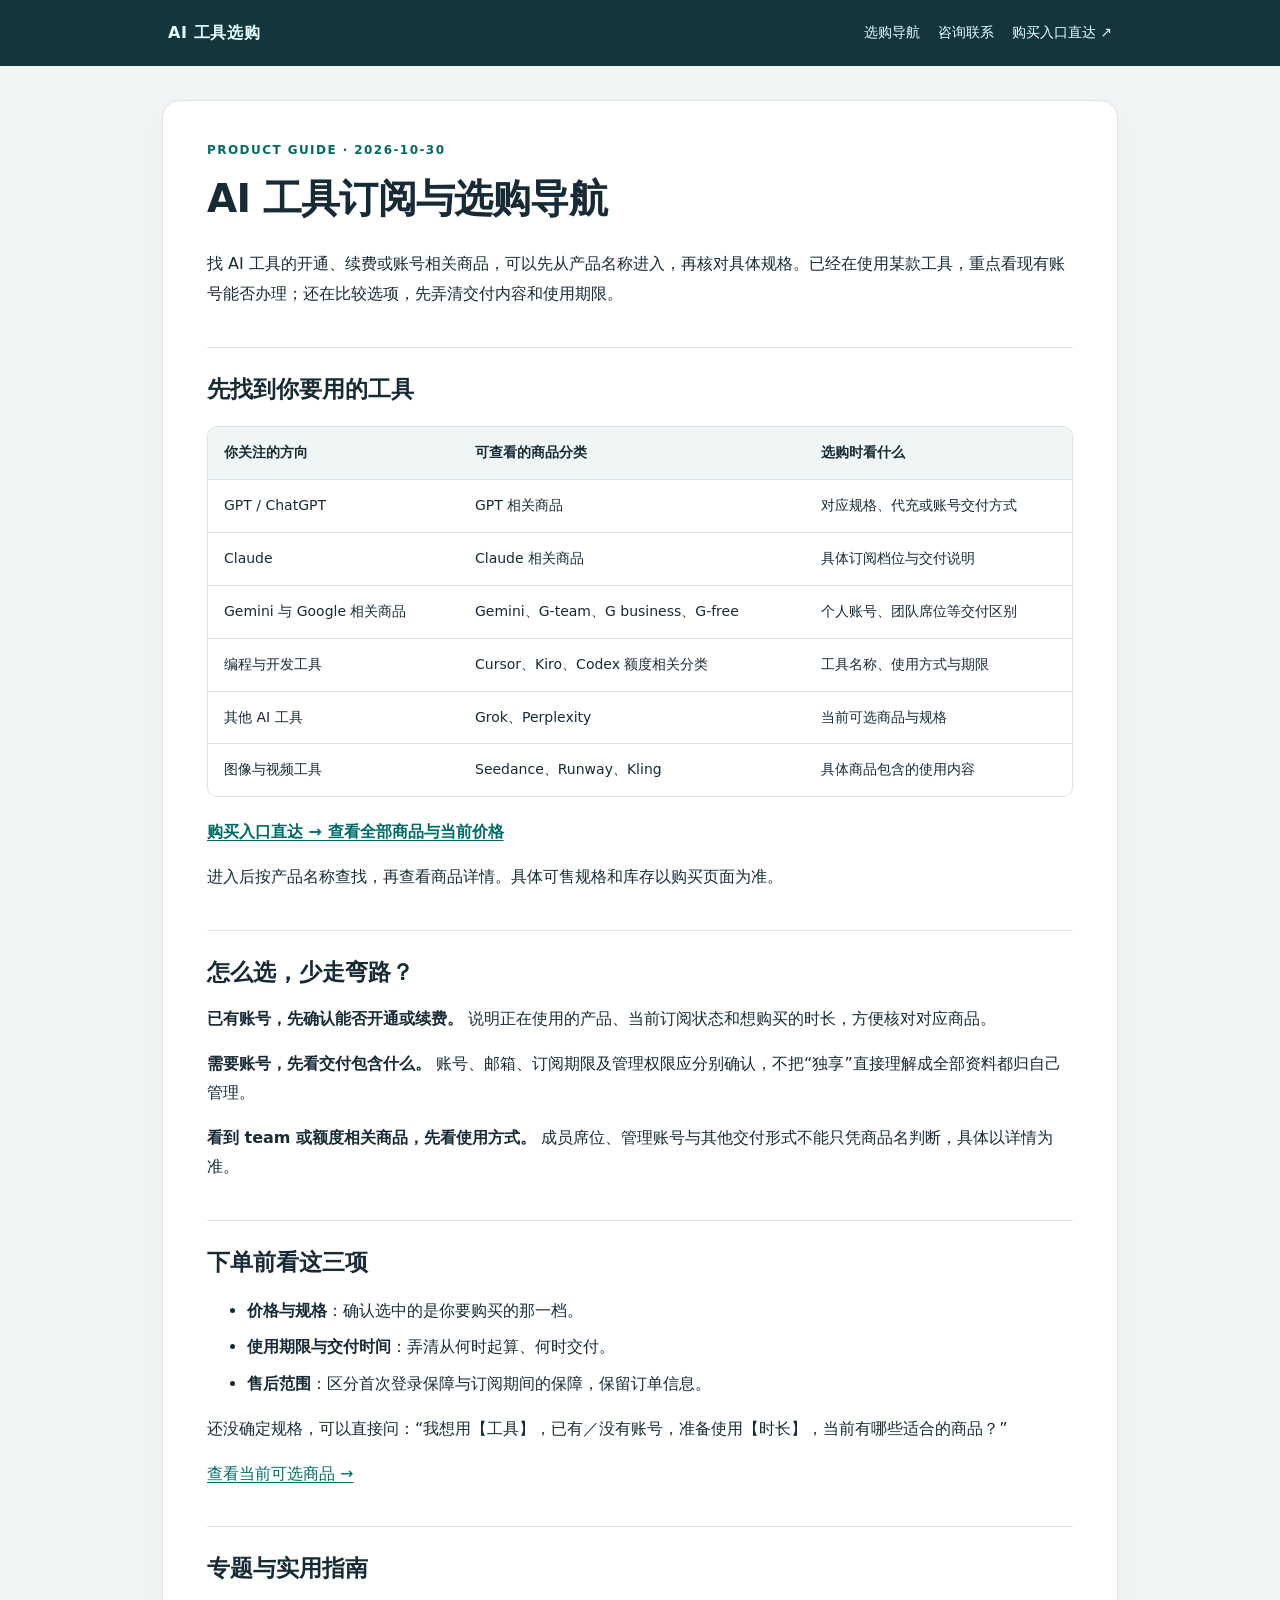
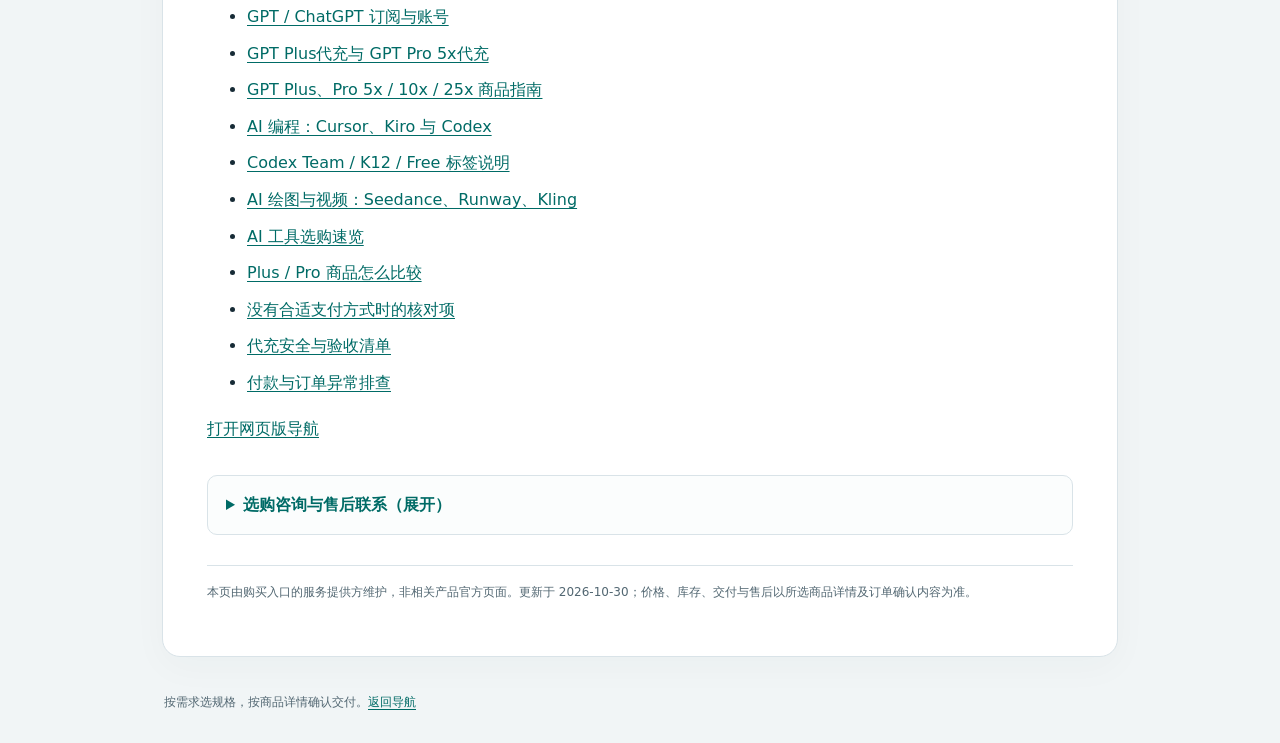
<file: index.html>
<!doctype html>
<html lang="zh-CN"><head><meta charset="UTF-8"><meta name="viewport" content="width=device-width, initial-scale=1"><title>AI 工具订阅与选购导航</title><meta name="description" content="找 AI 工具的开通、续费或账号相关商品，可以先从产品名称进入，再核对具体规格。已经在使用某款工具，重点看现有账号能否办理；还在比较选项，先弄清交付内容和使用期限。"><link rel="canonical" href="https://cxxc17lkj-eng.github.io/ai-tools-selection/index.html"><meta property="og:title" content="AI 工具订阅与选购导航"><meta property="og:description" content="找 AI 工具的开通、续费或账号相关商品，可以先从产品名称进入，再核对具体规格。已经在使用某款工具，重点看现有账号能否办理；还在比较选项，先弄清交付内容和使用期限。"><meta property="og:type" content="website"><meta property="og:url" content="https://cxxc17lkj-eng.github.io/ai-tools-selection/index.html"><link rel="stylesheet" href="./site.css"></head><body><header><div class="bar"><a class="brand" href="./index.html">AI 工具选购</a><nav><a href="./index.html">选购导航</a><a href="#contact">咨询联系</a><a href="https://wzyp.cn/shop/GGbondai">购买入口直达 ↗</a></nav></div></header><div class="wrap"><main class="sheet"><div class="eyebrow">PRODUCT GUIDE · 2026-10-30</div><h1>AI 工具订阅与选购导航</h1>
<p>找 AI 工具的开通、续费或账号相关商品，可以先从产品名称进入，再核对具体规格。已经在使用某款工具，重点看现有账号能否办理；还在比较选项，先弄清交付内容和使用期限。</p>
<h2>先找到你要用的工具</h2>
<div class="table-scroll"><table>
<thead>
<tr>
<th>你关注的方向</th>
<th>可查看的商品分类</th>
<th>选购时看什么</th>
</tr>
</thead>
<tbody>
<tr>
<td>GPT / ChatGPT</td>
<td>GPT 相关商品</td>
<td>对应规格、代充或账号交付方式</td>
</tr>
<tr>
<td>Claude</td>
<td>Claude 相关商品</td>
<td>具体订阅档位与交付说明</td>
</tr>
<tr>
<td>Gemini 与 Google 相关商品</td>
<td>Gemini、G-team、G business、G-free</td>
<td>个人账号、团队席位等交付区别</td>
</tr>
<tr>
<td>编程与开发工具</td>
<td>Cursor、Kiro、Codex 额度相关分类</td>
<td>工具名称、使用方式与期限</td>
</tr>
<tr>
<td>其他 AI 工具</td>
<td>Grok、Perplexity</td>
<td>当前可选商品与规格</td>
</tr>
<tr>
<td>图像与视频工具</td>
<td>Seedance、Runway、Kling</td>
<td>具体商品包含的使用内容</td>
</tr>
</tbody>
</table></div>
<p><strong><a href="https://wzyp.cn/shop/GGbondai">购买入口直达 → 查看全部商品与当前价格</a></strong></p>
<p>进入后按产品名称查找，再查看商品详情。具体可售规格和库存以购买页面为准。</p>
<h2>怎么选，少走弯路？</h2>
<p><strong>已有账号，先确认能否开通或续费。</strong> 说明正在使用的产品、当前订阅状态和想购买的时长，方便核对对应商品。</p>
<p><strong>需要账号，先看交付包含什么。</strong> 账号、邮箱、订阅期限及管理权限应分别确认，不把“独享”直接理解成全部资料都归自己管理。</p>
<p><strong>看到 team 或额度相关商品，先看使用方式。</strong> 成员席位、管理账号与其他交付形式不能只凭商品名判断，具体以详情为准。</p>
<h2>下单前看这三项</h2>
<ul>
<li><strong>价格与规格</strong>：确认选中的是你要购买的那一档。</li>
<li><strong>使用期限与交付时间</strong>：弄清从何时起算、何时交付。</li>
<li><strong>售后范围</strong>：区分首次登录保障与订阅期间的保障，保留订单信息。</li>
</ul>
<p>还没确定规格，可以直接问：“我想用【工具】，已有／没有账号，准备使用【时长】，当前有哪些适合的商品？”</p>
<p><a href="https://wzyp.cn/shop/GGbondai">查看当前可选商品 →</a></p>
<!-- restored-topics:start -->
<h2>专题与实用指南</h2>
<ul>
<li><a href="./gpt-plus.html">GPT / ChatGPT 订阅与账号</a></li>
<li><a href="./gpt-plus-pro-5x-recharge.html">GPT Plus代充与 GPT Pro 5x代充</a></li>
<li><a href="./gpt-plus-pro-daichong.html">GPT Plus、Pro 5x / 10x / 25x 商品指南</a></li>
<li><a href="./ai-development.html">AI 编程：Cursor、Kiro 与 Codex</a></li>
<li><a href="./codex-team-k12-free.html">Codex Team / K12 / Free 标签说明</a></li>
<li><a href="./ai-creation.html">AI 绘图与视频：Seedance、Runway、Kling</a></li>
<li><a href="./telegram-promo.html">AI 工具选购速览</a></li>
<li><a href="./GPT_PLUS_PRO_COMPARISON.html">Plus / Pro 商品怎么比较</a></li>
<li><a href="./GPT_PLUS_NO_CARD.html">没有合适支付方式时的核对项</a></li>
<li><a href="./CHATGPT_PLUS_SAFETY.html">代充安全与验收清单</a></li>
<li><a href="./CHATGPT_PAYMENT_ORDER_TROUBLESHOOTING.html">付款与订单异常排查</a></li>
</ul>
<p><a href="https://cxxc17lkj-eng.github.io/ai-tools-selection/">打开网页版导航</a></p>
<!-- restored-topics:end -->
<details id="contact">
<summary>选购咨询与售后联系（展开）</summary>
<p>可在购买页面点击「联系TA」，或通过 QQ 交流群咨询。群号：<strong>1104198281</strong>。</p>
<p><a href="./qq-group-1104198281.png"><img src="./qq-group-1104198281.png" alt="QQ 交流群二维码" width="180" height="180"></a></p>
<p>手机可点击原图后保存，在 QQ 中识别。咨询时说明产品、交付方式和使用时长；账号与订单信息请通过私下售后渠道沟通。</p>
</details>
<hr>
<p>本页由购买入口的服务提供方维护，非相关产品官方页面。更新于 2026-10-30；价格、库存、交付与售后以所选商品详情及订单确认内容为准。</p>
</main></div><div class="bottom">按需求选规格，按商品详情确认交付。<a href="./index.html">返回导航</a></div></body></html>
</file>
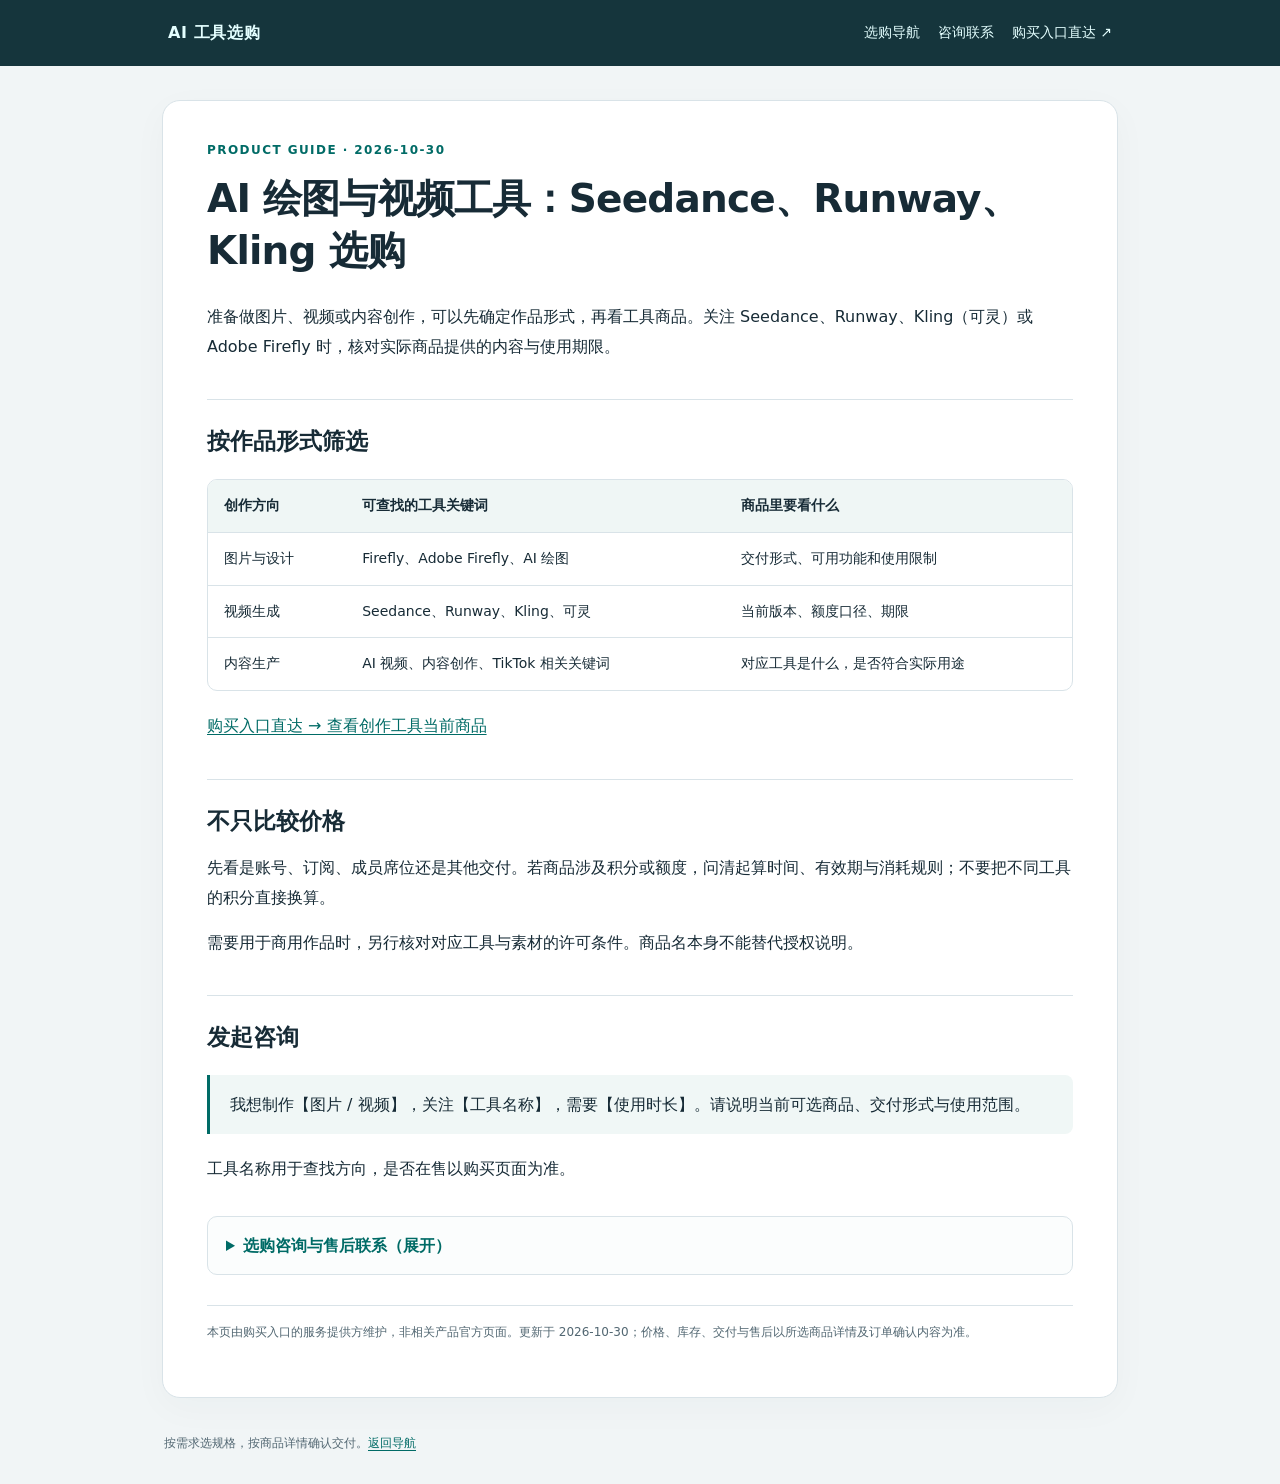
<file: ai-creation.html>
<!doctype html>
<html lang="zh-CN"><head><meta charset="UTF-8"><meta name="viewport" content="width=device-width, initial-scale=1"><title>AI 绘图与视频工具：Seedance、Runway、Kling 选购</title><meta name="description" content="准备做图片、视频或内容创作，可以先确定作品形式，再看工具商品。关注 Seedance、Runway、Kling（可灵）或 Adobe Firefly 时，核对实际商品提供的内容与使用期限。"><link rel="canonical" href="https://cxxc17lkj-eng.github.io/ai-tools-selection/ai-creation.html"><meta property="og:title" content="AI 绘图与视频工具：Seedance、Runway、Kling 选购"><meta property="og:description" content="准备做图片、视频或内容创作，可以先确定作品形式，再看工具商品。关注 Seedance、Runway、Kling（可灵）或 Adobe Firefly 时，核对实际商品提供的内容与使用期限。"><meta property="og:type" content="website"><meta property="og:url" content="https://cxxc17lkj-eng.github.io/ai-tools-selection/ai-creation.html"><link rel="stylesheet" href="./site.css"></head><body><header><div class="bar"><a class="brand" href="./index.html">AI 工具选购</a><nav><a href="./index.html">选购导航</a><a href="#contact">咨询联系</a><a href="https://wzyp.cn/shop/GGbondai">购买入口直达 ↗</a></nav></div></header><div class="wrap"><main class="sheet"><div class="eyebrow">PRODUCT GUIDE · 2026-10-30</div><h1>AI 绘图与视频工具：Seedance、Runway、Kling 选购</h1>
<p>准备做图片、视频或内容创作，可以先确定作品形式，再看工具商品。关注 Seedance、Runway、Kling（可灵）或 Adobe Firefly 时，核对实际商品提供的内容与使用期限。</p>
<h2>按作品形式筛选</h2>
<div class="table-scroll"><table>
<thead>
<tr>
<th>创作方向</th>
<th>可查找的工具关键词</th>
<th>商品里要看什么</th>
</tr>
</thead>
<tbody>
<tr>
<td>图片与设计</td>
<td>Firefly、Adobe Firefly、AI 绘图</td>
<td>交付形式、可用功能和使用限制</td>
</tr>
<tr>
<td>视频生成</td>
<td>Seedance、Runway、Kling、可灵</td>
<td>当前版本、额度口径、期限</td>
</tr>
<tr>
<td>内容生产</td>
<td>AI 视频、内容创作、TikTok 相关关键词</td>
<td>对应工具是什么，是否符合实际用途</td>
</tr>
</tbody>
</table></div>
<p><a href="https://wzyp.cn/shop/GGbondai">购买入口直达 → 查看创作工具当前商品</a></p>
<h2>不只比较价格</h2>
<p>先看是账号、订阅、成员席位还是其他交付。若商品涉及积分或额度，问清起算时间、有效期与消耗规则；不要把不同工具的积分直接换算。</p>
<p>需要用于商用作品时，另行核对对应工具与素材的许可条件。商品名本身不能替代授权说明。</p>
<h2>发起咨询</h2>
<blockquote>
<p>我想制作【图片 / 视频】，关注【工具名称】，需要【使用时长】。请说明当前可选商品、交付形式与使用范围。</p>
</blockquote>
<p>工具名称用于查找方向，是否在售以购买页面为准。</p>
<details id="contact">
<summary>选购咨询与售后联系（展开）</summary>
<p>可在购买页面点击「联系TA」，或通过 QQ 交流群咨询。群号：<strong>1104198281</strong>。</p>
<p><a href="./qq-group-1104198281.png"><img src="./qq-group-1104198281.png" alt="QQ 交流群二维码" width="180" height="180"></a></p>
<p>手机可点击原图后保存，在 QQ 中识别。咨询时说明产品、交付方式和使用时长；账号与订单信息请通过私下售后渠道沟通。</p>
</details>
<hr>
<p>本页由购买入口的服务提供方维护，非相关产品官方页面。更新于 2026-10-30；价格、库存、交付与售后以所选商品详情及订单确认内容为准。</p>
</main></div><div class="bottom">按需求选规格，按商品详情确认交付。<a href="./index.html">返回导航</a></div></body></html>
</file>
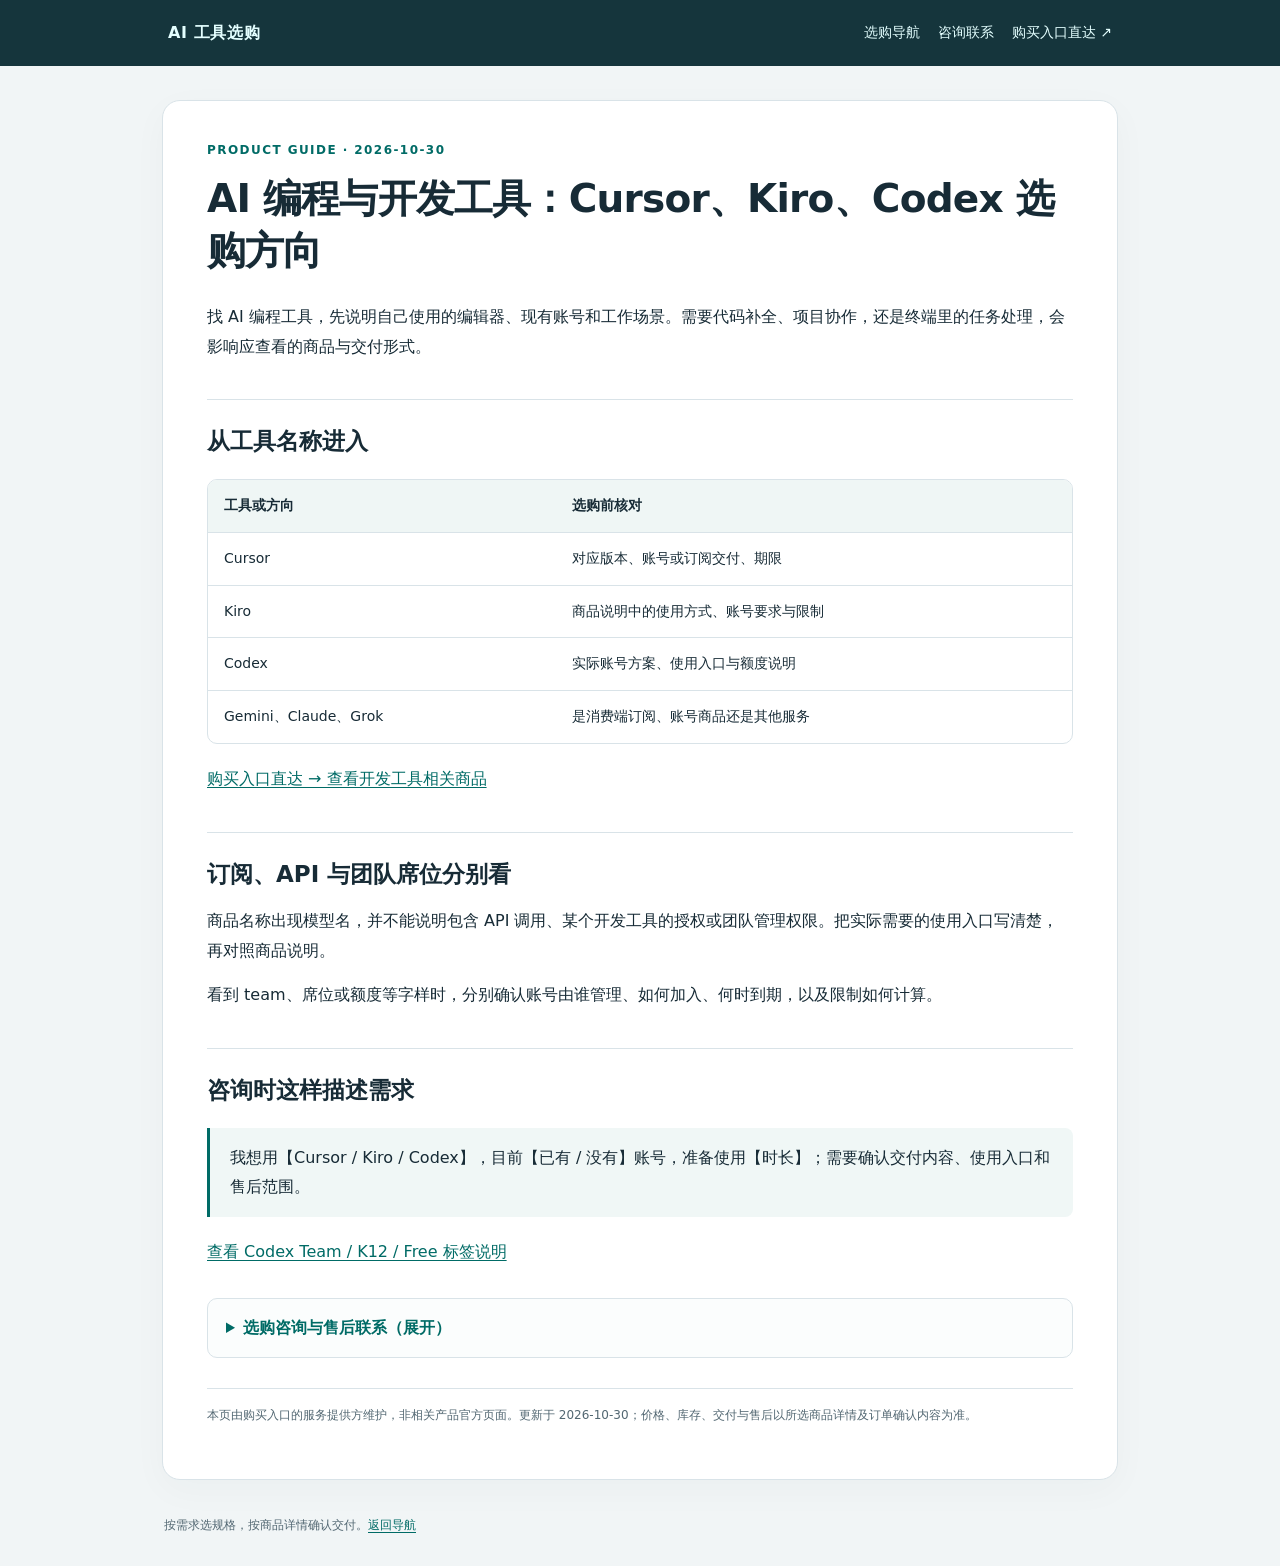
<file: ai-development.html>
<!doctype html>
<html lang="zh-CN"><head><meta charset="UTF-8"><meta name="viewport" content="width=device-width, initial-scale=1"><title>AI 编程与开发工具：Cursor、Kiro、Codex 选购方向</title><meta name="description" content="找 AI 编程工具，先说明自己使用的编辑器、现有账号和工作场景。需要代码补全、项目协作，还是终端里的任务处理，会影响应查看的商品与交付形式。"><link rel="canonical" href="https://cxxc17lkj-eng.github.io/ai-tools-selection/ai-development.html"><meta property="og:title" content="AI 编程与开发工具：Cursor、Kiro、Codex 选购方向"><meta property="og:description" content="找 AI 编程工具，先说明自己使用的编辑器、现有账号和工作场景。需要代码补全、项目协作，还是终端里的任务处理，会影响应查看的商品与交付形式。"><meta property="og:type" content="website"><meta property="og:url" content="https://cxxc17lkj-eng.github.io/ai-tools-selection/ai-development.html"><link rel="stylesheet" href="./site.css"></head><body><header><div class="bar"><a class="brand" href="./index.html">AI 工具选购</a><nav><a href="./index.html">选购导航</a><a href="#contact">咨询联系</a><a href="https://wzyp.cn/shop/GGbondai">购买入口直达 ↗</a></nav></div></header><div class="wrap"><main class="sheet"><div class="eyebrow">PRODUCT GUIDE · 2026-10-30</div><h1>AI 编程与开发工具：Cursor、Kiro、Codex 选购方向</h1>
<p>找 AI 编程工具，先说明自己使用的编辑器、现有账号和工作场景。需要代码补全、项目协作，还是终端里的任务处理，会影响应查看的商品与交付形式。</p>
<h2>从工具名称进入</h2>
<div class="table-scroll"><table>
<thead>
<tr>
<th>工具或方向</th>
<th>选购前核对</th>
</tr>
</thead>
<tbody>
<tr>
<td>Cursor</td>
<td>对应版本、账号或订阅交付、期限</td>
</tr>
<tr>
<td>Kiro</td>
<td>商品说明中的使用方式、账号要求与限制</td>
</tr>
<tr>
<td>Codex</td>
<td>实际账号方案、使用入口与额度说明</td>
</tr>
<tr>
<td>Gemini、Claude、Grok</td>
<td>是消费端订阅、账号商品还是其他服务</td>
</tr>
</tbody>
</table></div>
<p><a href="https://wzyp.cn/shop/GGbondai">购买入口直达 → 查看开发工具相关商品</a></p>
<h2>订阅、API 与团队席位分别看</h2>
<p>商品名称出现模型名，并不能说明包含 API 调用、某个开发工具的授权或团队管理权限。把实际需要的使用入口写清楚，再对照商品说明。</p>
<p>看到 team、席位或额度等字样时，分别确认账号由谁管理、如何加入、何时到期，以及限制如何计算。</p>
<h2>咨询时这样描述需求</h2>
<blockquote>
<p>我想用【Cursor / Kiro / Codex】，目前【已有 / 没有】账号，准备使用【时长】；需要确认交付内容、使用入口和售后范围。</p>
</blockquote>
<p><a href="./codex-team-k12-free.html">查看 Codex Team / K12 / Free 标签说明</a></p>
<details id="contact">
<summary>选购咨询与售后联系（展开）</summary>
<p>可在购买页面点击「联系TA」，或通过 QQ 交流群咨询。群号：<strong>1104198281</strong>。</p>
<p><a href="./qq-group-1104198281.png"><img src="./qq-group-1104198281.png" alt="QQ 交流群二维码" width="180" height="180"></a></p>
<p>手机可点击原图后保存，在 QQ 中识别。咨询时说明产品、交付方式和使用时长；账号与订单信息请通过私下售后渠道沟通。</p>
</details>
<hr>
<p>本页由购买入口的服务提供方维护，非相关产品官方页面。更新于 2026-10-30；价格、库存、交付与售后以所选商品详情及订单确认内容为准。</p>
</main></div><div class="bottom">按需求选规格，按商品详情确认交付。<a href="./index.html">返回导航</a></div></body></html>
</file>
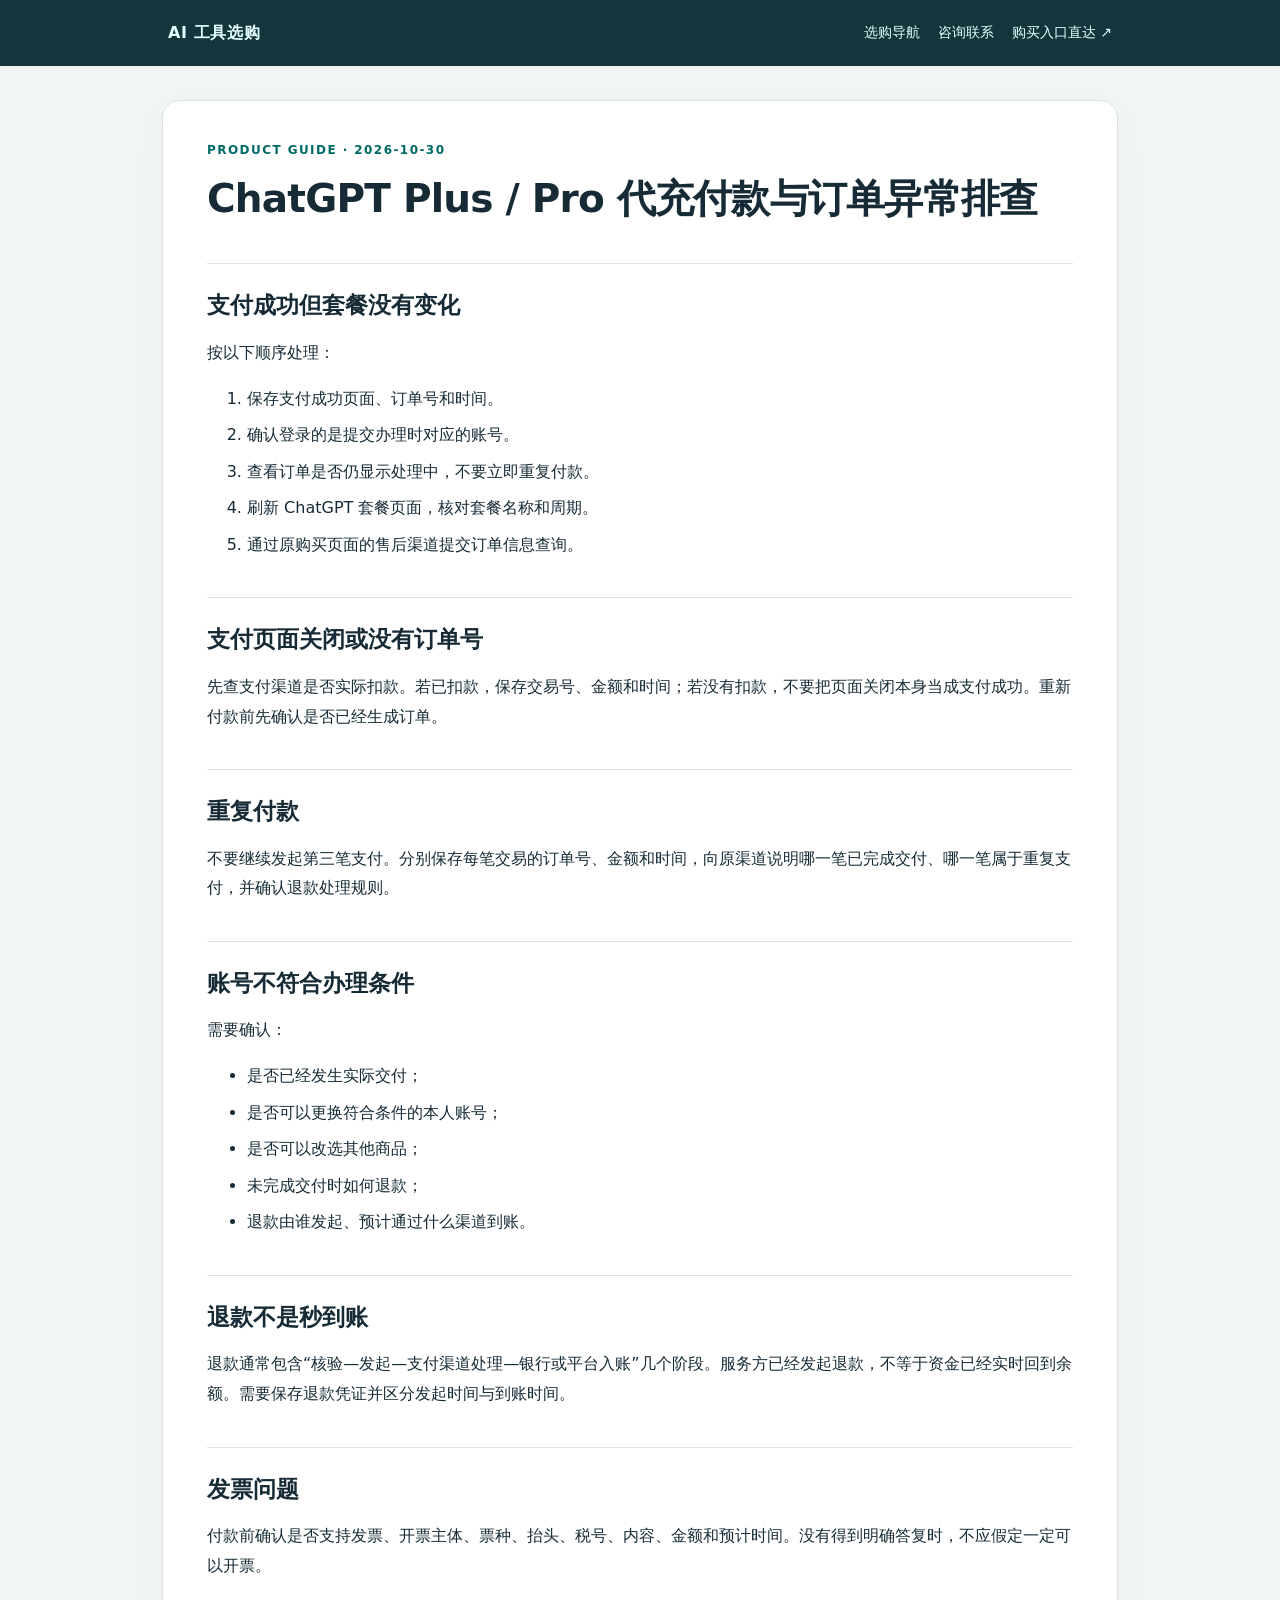
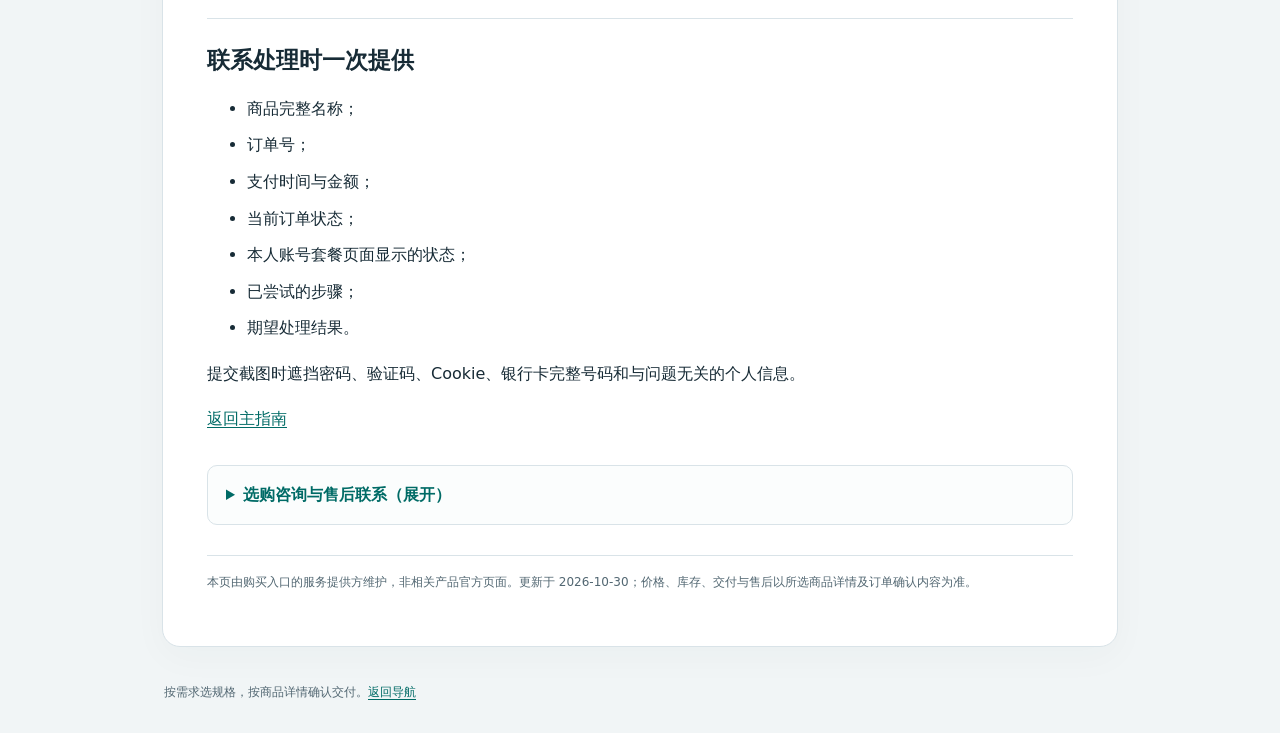
<file: CHATGPT_PAYMENT_ORDER_TROUBLESHOOTING.html>
<!doctype html>
<html lang="zh-CN"><head><meta charset="UTF-8"><meta name="viewport" content="width=device-width, initial-scale=1"><title>ChatGPT Plus / Pro 代充付款与订单异常排查</title><meta name="description" content="按以下顺序处理："><link rel="canonical" href="https://cxxc17lkj-eng.github.io/ai-tools-selection/CHATGPT_PAYMENT_ORDER_TROUBLESHOOTING.html"><meta property="og:title" content="ChatGPT Plus / Pro 代充付款与订单异常排查"><meta property="og:description" content="按以下顺序处理："><meta property="og:type" content="website"><meta property="og:url" content="https://cxxc17lkj-eng.github.io/ai-tools-selection/CHATGPT_PAYMENT_ORDER_TROUBLESHOOTING.html"><link rel="stylesheet" href="./site.css"></head><body><header><div class="bar"><a class="brand" href="./index.html">AI 工具选购</a><nav><a href="./index.html">选购导航</a><a href="#contact">咨询联系</a><a href="https://wzyp.cn/shop/GGbondai">购买入口直达 ↗</a></nav></div></header><div class="wrap"><main class="sheet"><div class="eyebrow">PRODUCT GUIDE · 2026-10-30</div><h1>ChatGPT Plus / Pro 代充付款与订单异常排查</h1>
<h2>支付成功但套餐没有变化</h2>
<p>按以下顺序处理：</p>
<ol>
<li>保存支付成功页面、订单号和时间。</li>
<li>确认登录的是提交办理时对应的账号。</li>
<li>查看订单是否仍显示处理中，不要立即重复付款。</li>
<li>刷新 ChatGPT 套餐页面，核对套餐名称和周期。</li>
<li>通过原购买页面的售后渠道提交订单信息查询。</li>
</ol>
<h2>支付页面关闭或没有订单号</h2>
<p>先查支付渠道是否实际扣款。若已扣款，保存交易号、金额和时间；若没有扣款，不要把页面关闭本身当成支付成功。重新付款前先确认是否已经生成订单。</p>
<h2>重复付款</h2>
<p>不要继续发起第三笔支付。分别保存每笔交易的订单号、金额和时间，向原渠道说明哪一笔已完成交付、哪一笔属于重复支付，并确认退款处理规则。</p>
<h2>账号不符合办理条件</h2>
<p>需要确认：</p>
<ul>
<li>是否已经发生实际交付；</li>
<li>是否可以更换符合条件的本人账号；</li>
<li>是否可以改选其他商品；</li>
<li>未完成交付时如何退款；</li>
<li>退款由谁发起、预计通过什么渠道到账。</li>
</ul>
<h2>退款不是秒到账</h2>
<p>退款通常包含“核验—发起—支付渠道处理—银行或平台入账”几个阶段。服务方已经发起退款，不等于资金已经实时回到余额。需要保存退款凭证并区分发起时间与到账时间。</p>
<h2>发票问题</h2>
<p>付款前确认是否支持发票、开票主体、票种、抬头、税号、内容、金额和预计时间。没有得到明确答复时，不应假定一定可以开票。</p>
<h2>联系处理时一次提供</h2>
<ul>
<li>商品完整名称；</li>
<li>订单号；</li>
<li>支付时间与金额；</li>
<li>当前订单状态；</li>
<li>本人账号套餐页面显示的状态；</li>
<li>已尝试的步骤；</li>
<li>期望处理结果。</li>
</ul>
<p>提交截图时遮挡密码、验证码、Cookie、银行卡完整号码和与问题无关的个人信息。</p>
<p><a href="gpt-plus-pro-daichong.html">返回主指南</a></p>
<details id="contact">
<summary>选购咨询与售后联系（展开）</summary>
<p>可在购买页面点击「联系TA」，或通过 QQ 交流群咨询。群号：<strong>1104198281</strong>。</p>
<p><a href="./qq-group-1104198281.png"><img src="./qq-group-1104198281.png" alt="QQ 交流群二维码" width="180" height="180"></a></p>
<p>手机可点击原图后保存，在 QQ 中识别。咨询时说明产品、交付方式和使用时长；账号与订单信息请通过私下售后渠道沟通。</p>
</details>
<hr>
<p>本页由购买入口的服务提供方维护，非相关产品官方页面。更新于 2026-10-30；价格、库存、交付与售后以所选商品详情及订单确认内容为准。</p>
</main></div><div class="bottom">按需求选规格，按商品详情确认交付。<a href="./index.html">返回导航</a></div></body></html>
</file>
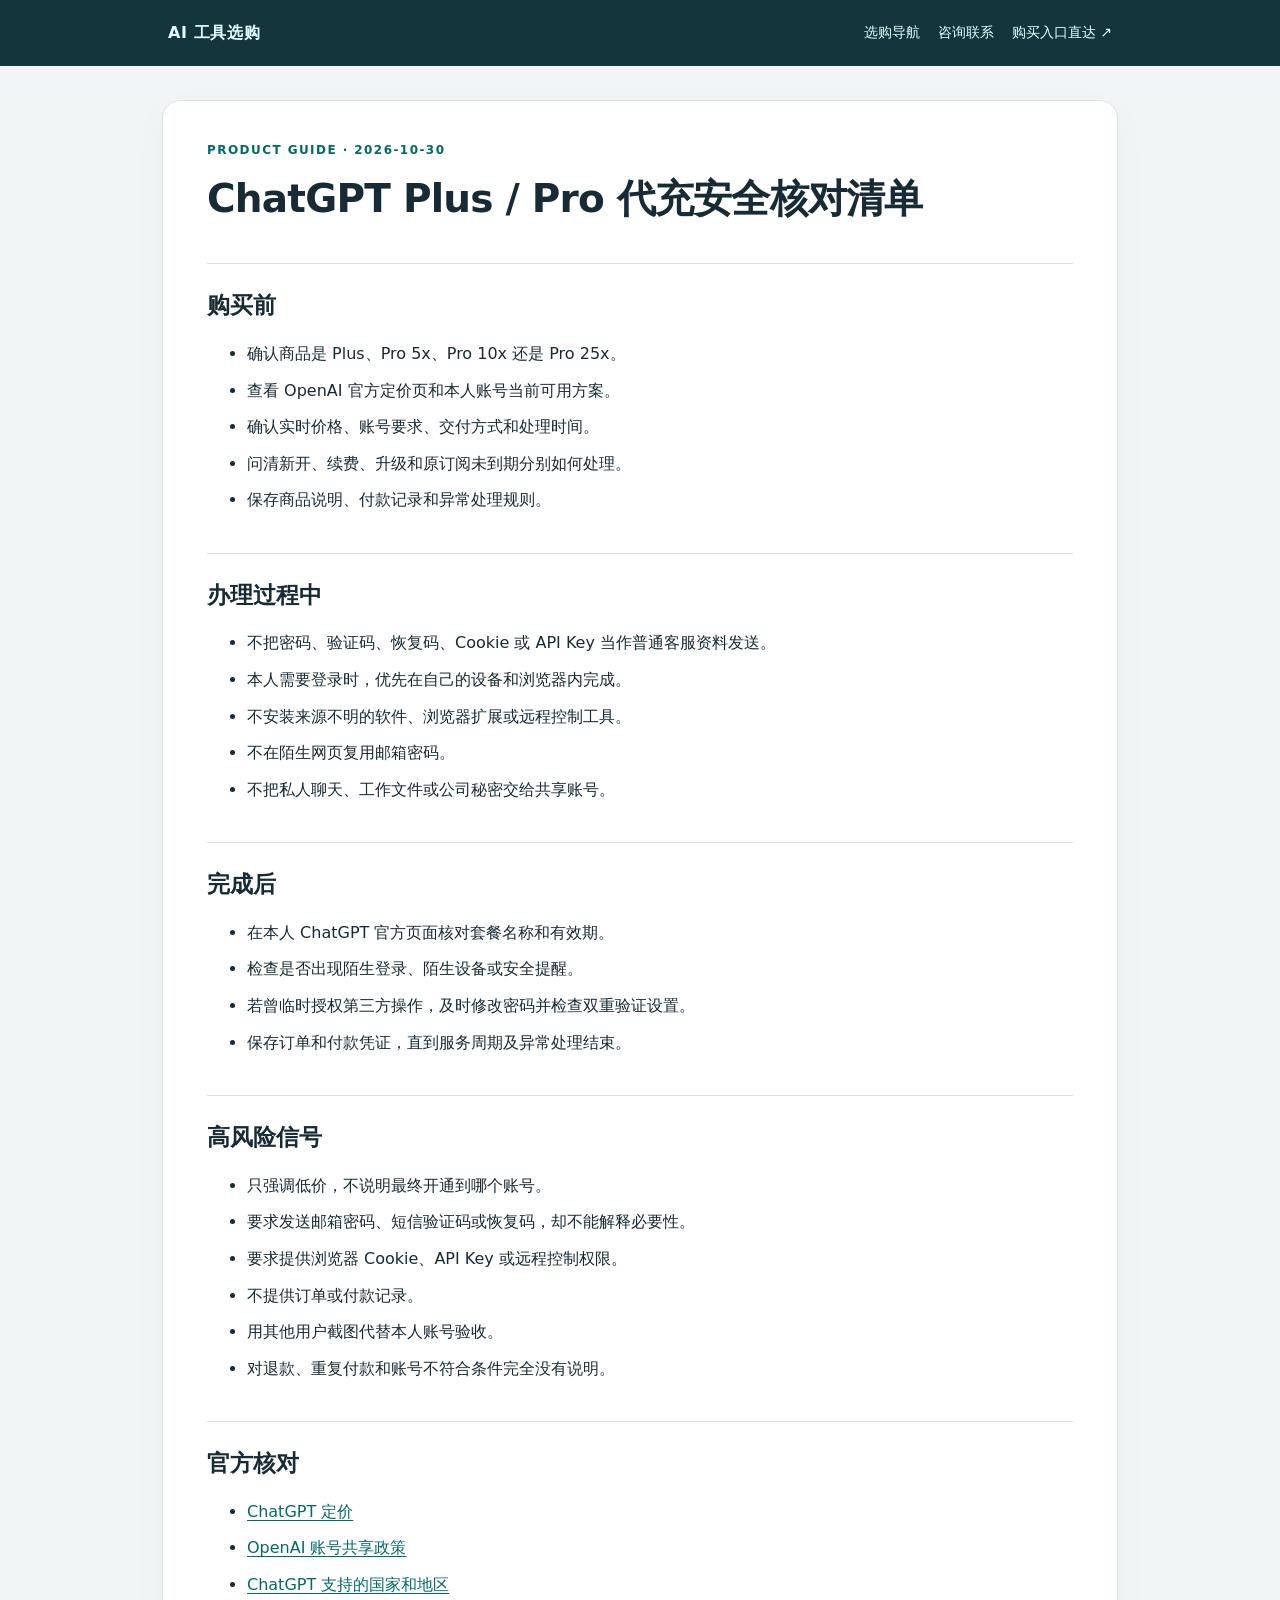
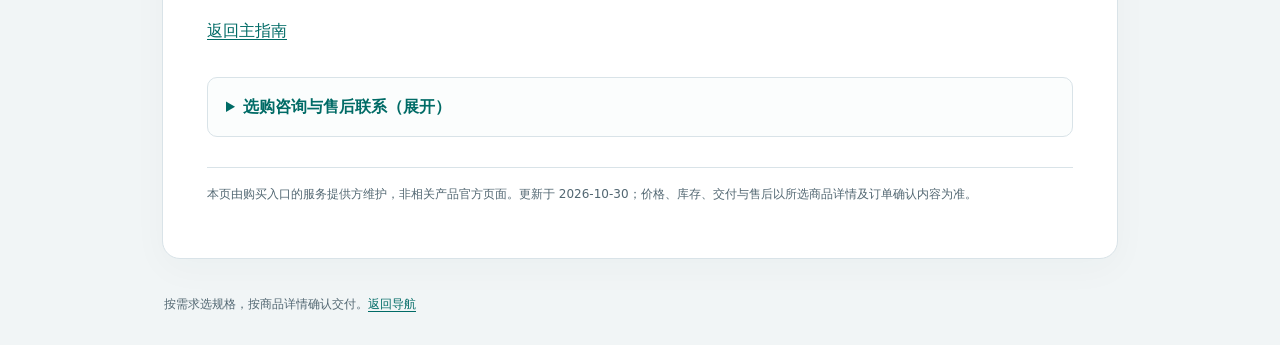
<file: CHATGPT_PLUS_SAFETY.html>
<!doctype html>
<html lang="zh-CN"><head><meta charset="UTF-8"><meta name="viewport" content="width=device-width, initial-scale=1"><title>ChatGPT Plus / Pro 代充安全核对清单</title><meta name="description" content="返回主指南"><link rel="canonical" href="https://cxxc17lkj-eng.github.io/ai-tools-selection/CHATGPT_PLUS_SAFETY.html"><meta property="og:title" content="ChatGPT Plus / Pro 代充安全核对清单"><meta property="og:description" content="返回主指南"><meta property="og:type" content="website"><meta property="og:url" content="https://cxxc17lkj-eng.github.io/ai-tools-selection/CHATGPT_PLUS_SAFETY.html"><link rel="stylesheet" href="./site.css"></head><body><header><div class="bar"><a class="brand" href="./index.html">AI 工具选购</a><nav><a href="./index.html">选购导航</a><a href="#contact">咨询联系</a><a href="https://wzyp.cn/shop/GGbondai">购买入口直达 ↗</a></nav></div></header><div class="wrap"><main class="sheet"><div class="eyebrow">PRODUCT GUIDE · 2026-10-30</div><h1>ChatGPT Plus / Pro 代充安全核对清单</h1>
<h2>购买前</h2>
<ul>
<li>确认商品是 Plus、Pro 5x、Pro 10x 还是 Pro 25x。</li>
<li>查看 OpenAI 官方定价页和本人账号当前可用方案。</li>
<li>确认实时价格、账号要求、交付方式和处理时间。</li>
<li>问清新开、续费、升级和原订阅未到期分别如何处理。</li>
<li>保存商品说明、付款记录和异常处理规则。</li>
</ul>
<h2>办理过程中</h2>
<ul>
<li>不把密码、验证码、恢复码、Cookie 或 API Key 当作普通客服资料发送。</li>
<li>本人需要登录时，优先在自己的设备和浏览器内完成。</li>
<li>不安装来源不明的软件、浏览器扩展或远程控制工具。</li>
<li>不在陌生网页复用邮箱密码。</li>
<li>不把私人聊天、工作文件或公司秘密交给共享账号。</li>
</ul>
<h2>完成后</h2>
<ul>
<li>在本人 ChatGPT 官方页面核对套餐名称和有效期。</li>
<li>检查是否出现陌生登录、陌生设备或安全提醒。</li>
<li>若曾临时授权第三方操作，及时修改密码并检查双重验证设置。</li>
<li>保存订单和付款凭证，直到服务周期及异常处理结束。</li>
</ul>
<h2>高风险信号</h2>
<ul>
<li>只强调低价，不说明最终开通到哪个账号。</li>
<li>要求发送邮箱密码、短信验证码或恢复码，却不能解释必要性。</li>
<li>要求提供浏览器 Cookie、API Key 或远程控制权限。</li>
<li>不提供订单或付款记录。</li>
<li>用其他用户截图代替本人账号验收。</li>
<li>对退款、重复付款和账号不符合条件完全没有说明。</li>
</ul>
<h2>官方核对</h2>
<ul>
<li><a href="https://chatgpt.com/pricing/">ChatGPT 定价</a></li>
<li><a href="https://help.openai.com/en/articles/10471989-openai-account-sharing-policy">OpenAI 账号共享政策</a></li>
<li><a href="https://help.openai.com/en/articles/7947663-chatgpt-supported-countries">ChatGPT 支持的国家和地区</a></li>
</ul>
<p><a href="gpt-plus-pro-daichong.html">返回主指南</a></p>
<details id="contact">
<summary>选购咨询与售后联系（展开）</summary>
<p>可在购买页面点击「联系TA」，或通过 QQ 交流群咨询。群号：<strong>1104198281</strong>。</p>
<p><a href="./qq-group-1104198281.png"><img src="./qq-group-1104198281.png" alt="QQ 交流群二维码" width="180" height="180"></a></p>
<p>手机可点击原图后保存，在 QQ 中识别。咨询时说明产品、交付方式和使用时长；账号与订单信息请通过私下售后渠道沟通。</p>
</details>
<hr>
<p>本页由购买入口的服务提供方维护，非相关产品官方页面。更新于 2026-10-30；价格、库存、交付与售后以所选商品详情及订单确认内容为准。</p>
</main></div><div class="bottom">按需求选规格，按商品详情确认交付。<a href="./index.html">返回导航</a></div></body></html>
</file>
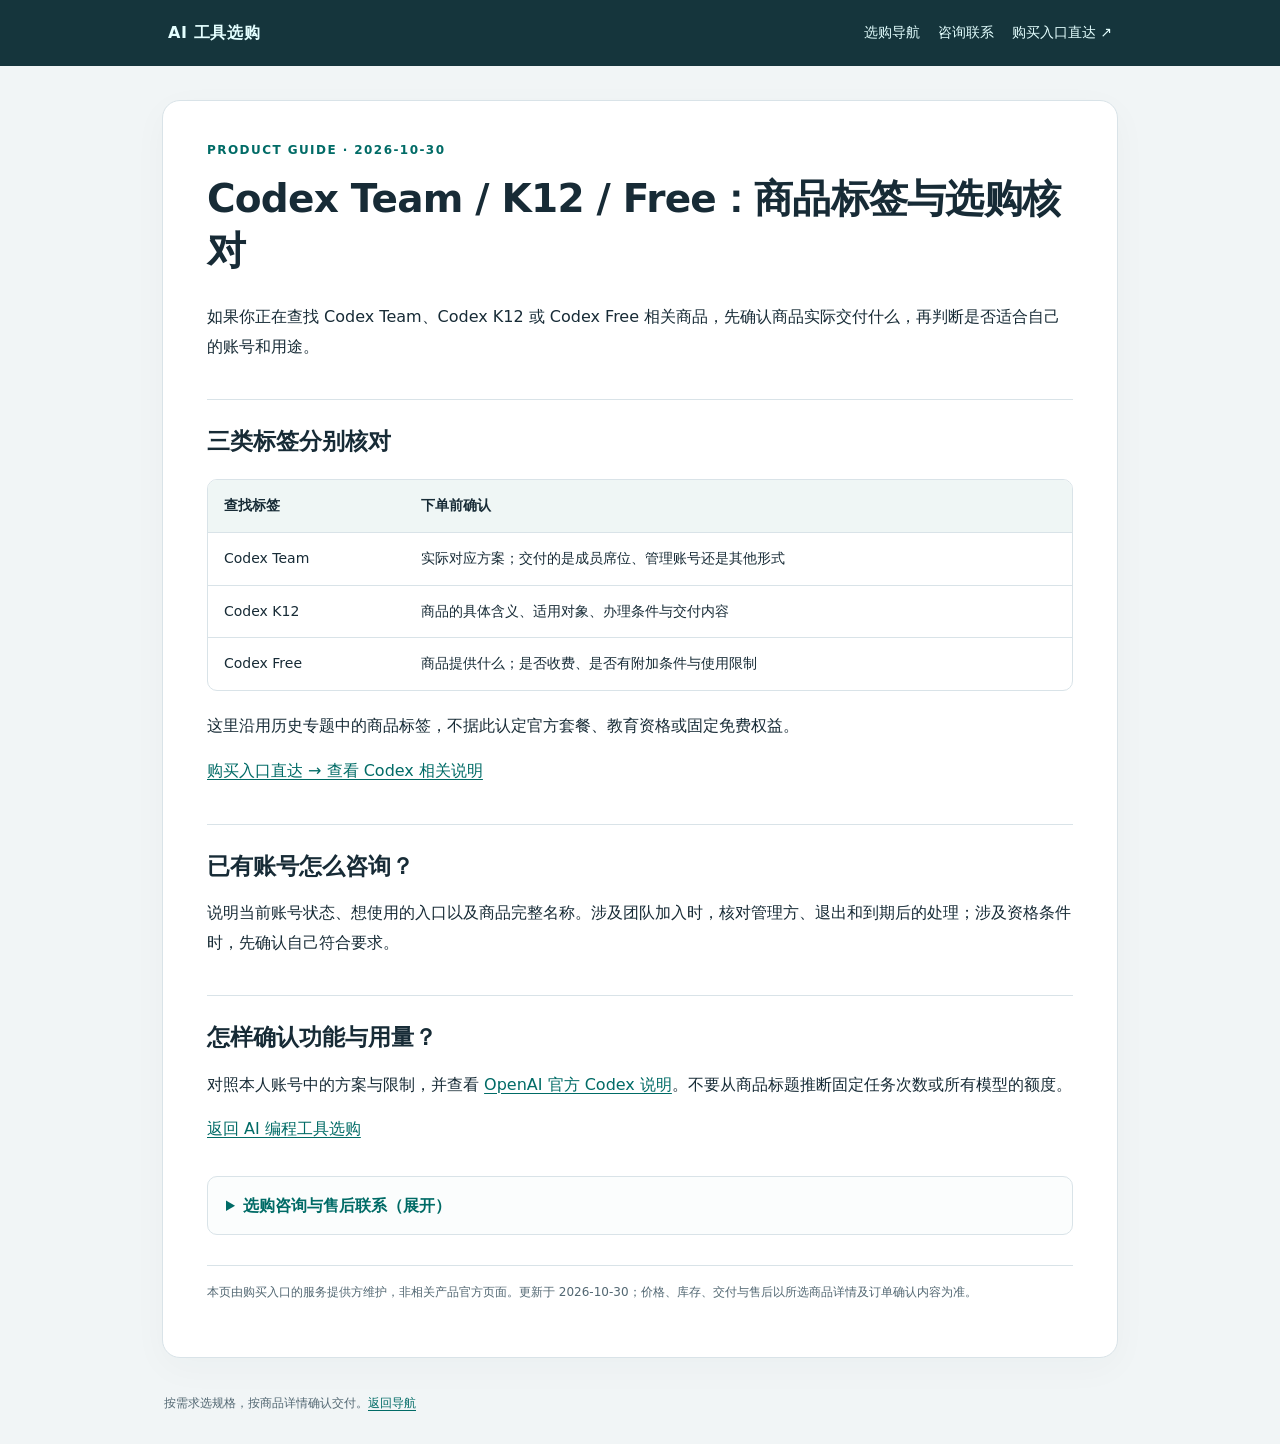
<file: codex-team-k12-free.html>
<!doctype html>
<html lang="zh-CN"><head><meta charset="UTF-8"><meta name="viewport" content="width=device-width, initial-scale=1"><title>Codex Team / K12 / Free：商品标签与选购核对</title><meta name="description" content="如果你正在查找 Codex Team、Codex K12 或 Codex Free 相关商品，先确认商品实际交付什么，再判断是否适合自己的账号和用途。"><link rel="canonical" href="https://cxxc17lkj-eng.github.io/ai-tools-selection/codex-team-k12-free.html"><meta property="og:title" content="Codex Team / K12 / Free：商品标签与选购核对"><meta property="og:description" content="如果你正在查找 Codex Team、Codex K12 或 Codex Free 相关商品，先确认商品实际交付什么，再判断是否适合自己的账号和用途。"><meta property="og:type" content="website"><meta property="og:url" content="https://cxxc17lkj-eng.github.io/ai-tools-selection/codex-team-k12-free.html"><link rel="stylesheet" href="./site.css"></head><body><header><div class="bar"><a class="brand" href="./index.html">AI 工具选购</a><nav><a href="./index.html">选购导航</a><a href="#contact">咨询联系</a><a href="https://wzyp.cn/shop/GGbondai">购买入口直达 ↗</a></nav></div></header><div class="wrap"><main class="sheet"><div class="eyebrow">PRODUCT GUIDE · 2026-10-30</div><h1>Codex Team / K12 / Free：商品标签与选购核对</h1>
<p>如果你正在查找 Codex Team、Codex K12 或 Codex Free 相关商品，先确认商品实际交付什么，再判断是否适合自己的账号和用途。</p>
<h2>三类标签分别核对</h2>
<div class="table-scroll"><table>
<thead>
<tr>
<th>查找标签</th>
<th>下单前确认</th>
</tr>
</thead>
<tbody>
<tr>
<td>Codex Team</td>
<td>实际对应方案；交付的是成员席位、管理账号还是其他形式</td>
</tr>
<tr>
<td>Codex K12</td>
<td>商品的具体含义、适用对象、办理条件与交付内容</td>
</tr>
<tr>
<td>Codex Free</td>
<td>商品提供什么；是否收费、是否有附加条件与使用限制</td>
</tr>
</tbody>
</table></div>
<p>这里沿用历史专题中的商品标签，不据此认定官方套餐、教育资格或固定免费权益。</p>
<p><a href="https://wzyp.cn/shop/GGbondai">购买入口直达 → 查看 Codex 相关说明</a></p>
<h2>已有账号怎么咨询？</h2>
<p>说明当前账号状态、想使用的入口以及商品完整名称。涉及团队加入时，核对管理方、退出和到期后的处理；涉及资格条件时，先确认自己符合要求。</p>
<h2>怎样确认功能与用量？</h2>
<p>对照本人账号中的方案与限制，并查看 <a href="https://openai.com/codex/">OpenAI 官方 Codex 说明</a>。不要从商品标题推断固定任务次数或所有模型的额度。</p>
<p><a href="./ai-development.html">返回 AI 编程工具选购</a></p>
<details id="contact">
<summary>选购咨询与售后联系（展开）</summary>
<p>可在购买页面点击「联系TA」，或通过 QQ 交流群咨询。群号：<strong>1104198281</strong>。</p>
<p><a href="./qq-group-1104198281.png"><img src="./qq-group-1104198281.png" alt="QQ 交流群二维码" width="180" height="180"></a></p>
<p>手机可点击原图后保存，在 QQ 中识别。咨询时说明产品、交付方式和使用时长；账号与订单信息请通过私下售后渠道沟通。</p>
</details>
<hr>
<p>本页由购买入口的服务提供方维护，非相关产品官方页面。更新于 2026-10-30；价格、库存、交付与售后以所选商品详情及订单确认内容为准。</p>
</main></div><div class="bottom">按需求选规格，按商品详情确认交付。<a href="./index.html">返回导航</a></div></body></html>
</file>
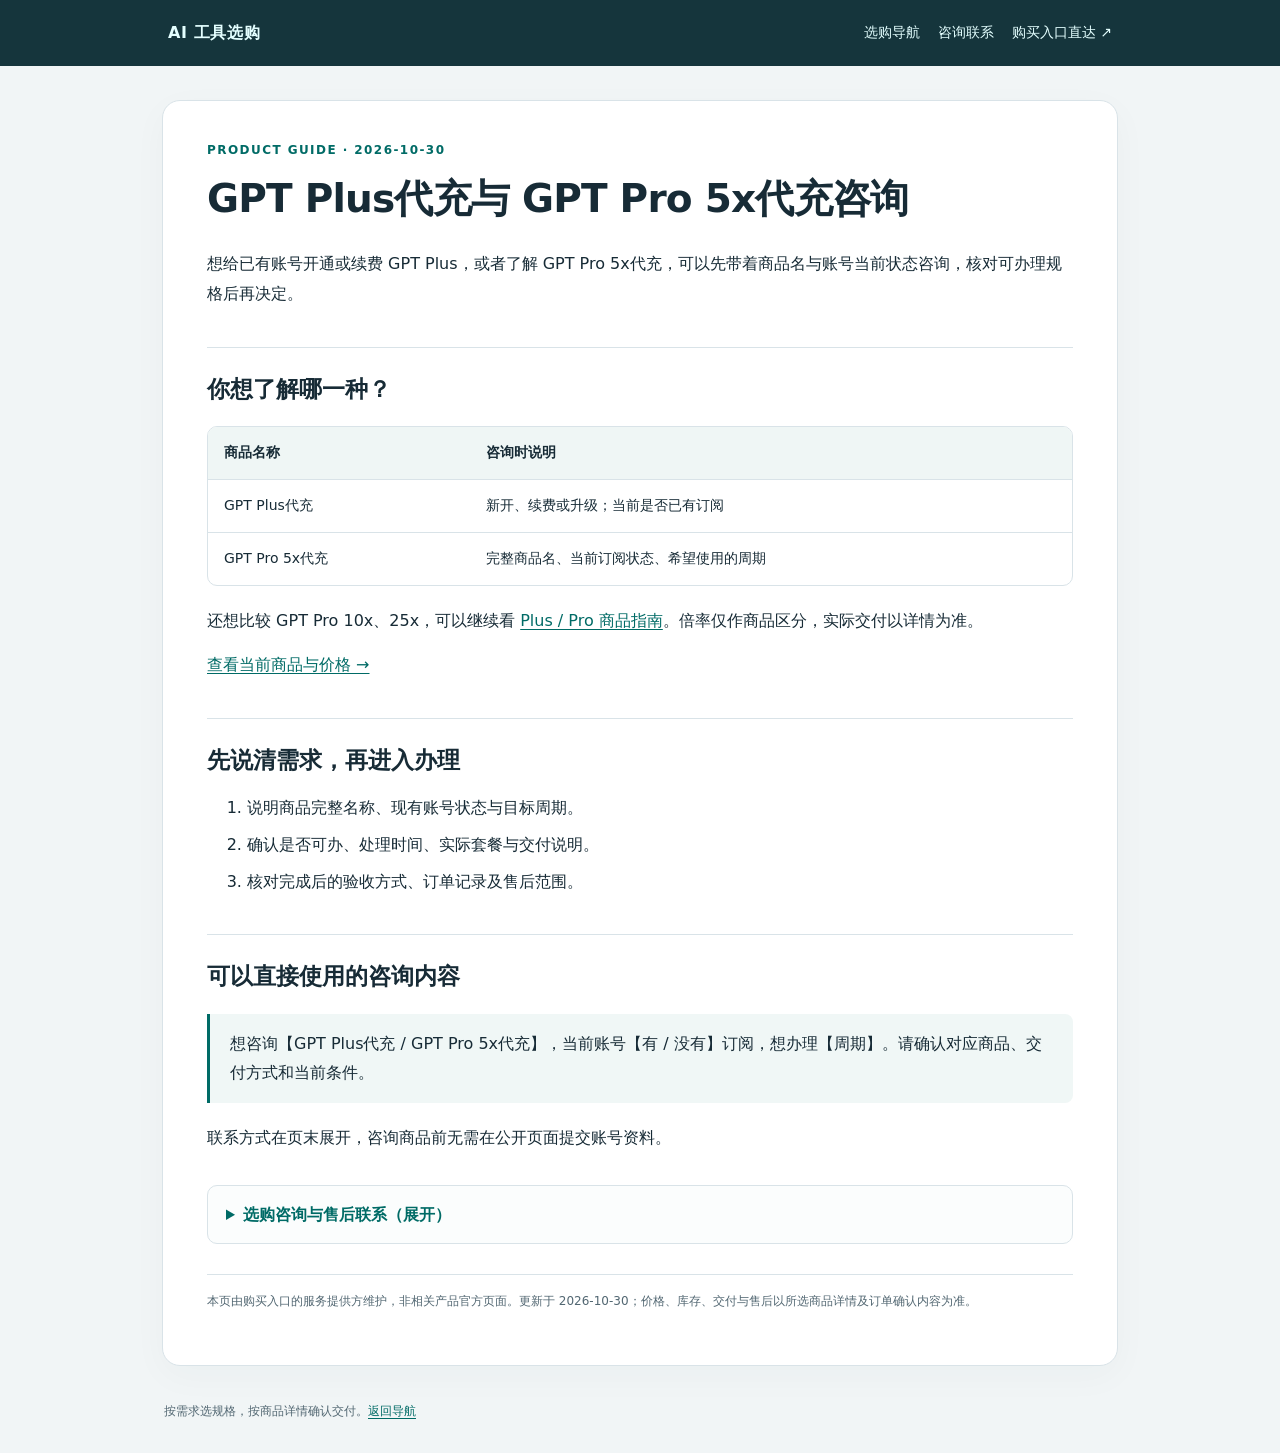
<file: gpt-plus-pro-5x-recharge.html>
<!doctype html>
<html lang="zh-CN"><head><meta charset="UTF-8"><meta name="viewport" content="width=device-width, initial-scale=1"><title>GPT Plus代充与 GPT Pro 5x代充咨询</title><meta name="description" content="想给已有账号开通或续费 GPT Plus，或者了解 GPT Pro 5x代充，可以先带着商品名与账号当前状态咨询，核对可办理规格后再决定。"><link rel="canonical" href="https://cxxc17lkj-eng.github.io/ai-tools-selection/gpt-plus-pro-5x-recharge.html"><meta property="og:title" content="GPT Plus代充与 GPT Pro 5x代充咨询"><meta property="og:description" content="想给已有账号开通或续费 GPT Plus，或者了解 GPT Pro 5x代充，可以先带着商品名与账号当前状态咨询，核对可办理规格后再决定。"><meta property="og:type" content="website"><meta property="og:url" content="https://cxxc17lkj-eng.github.io/ai-tools-selection/gpt-plus-pro-5x-recharge.html"><link rel="stylesheet" href="./site.css"></head><body><header><div class="bar"><a class="brand" href="./index.html">AI 工具选购</a><nav><a href="./index.html">选购导航</a><a href="#contact">咨询联系</a><a href="https://wzyp.cn/shop/GGbondai">购买入口直达 ↗</a></nav></div></header><div class="wrap"><main class="sheet"><div class="eyebrow">PRODUCT GUIDE · 2026-10-30</div><h1>GPT Plus代充与 GPT Pro 5x代充咨询</h1>
<p>想给已有账号开通或续费 GPT Plus，或者了解 GPT Pro 5x代充，可以先带着商品名与账号当前状态咨询，核对可办理规格后再决定。</p>
<h2>你想了解哪一种？</h2>
<div class="table-scroll"><table>
<thead>
<tr>
<th>商品名称</th>
<th>咨询时说明</th>
</tr>
</thead>
<tbody>
<tr>
<td>GPT Plus代充</td>
<td>新开、续费或升级；当前是否已有订阅</td>
</tr>
<tr>
<td>GPT Pro 5x代充</td>
<td>完整商品名、当前订阅状态、希望使用的周期</td>
</tr>
</tbody>
</table></div>
<p>还想比较 GPT Pro 10x、25x，可以继续看 <a href="./gpt-plus-pro-daichong.html">Plus / Pro 商品指南</a>。倍率仅作商品区分，实际交付以详情为准。</p>
<p><a href="https://wzyp.cn/shop/GGbondai">查看当前商品与价格 →</a></p>
<h2>先说清需求，再进入办理</h2>
<ol>
<li>说明商品完整名称、现有账号状态与目标周期。</li>
<li>确认是否可办、处理时间、实际套餐与交付说明。</li>
<li>核对完成后的验收方式、订单记录及售后范围。</li>
</ol>
<h2>可以直接使用的咨询内容</h2>
<blockquote>
<p>想咨询【GPT Plus代充 / GPT Pro 5x代充】，当前账号【有 / 没有】订阅，想办理【周期】。请确认对应商品、交付方式和当前条件。</p>
</blockquote>
<p>联系方式在页末展开，咨询商品前无需在公开页面提交账号资料。</p>
<details id="contact">
<summary>选购咨询与售后联系（展开）</summary>
<p>可在购买页面点击「联系TA」，或通过 QQ 交流群咨询。群号：<strong>1104198281</strong>。</p>
<p><a href="./qq-group-1104198281.png"><img src="./qq-group-1104198281.png" alt="QQ 交流群二维码" width="180" height="180"></a></p>
<p>手机可点击原图后保存，在 QQ 中识别。咨询时说明产品、交付方式和使用时长；账号与订单信息请通过私下售后渠道沟通。</p>
</details>
<hr>
<p>本页由购买入口的服务提供方维护，非相关产品官方页面。更新于 2026-10-30；价格、库存、交付与售后以所选商品详情及订单确认内容为准。</p>
</main></div><div class="bottom">按需求选规格，按商品详情确认交付。<a href="./index.html">返回导航</a></div></body></html>
</file>
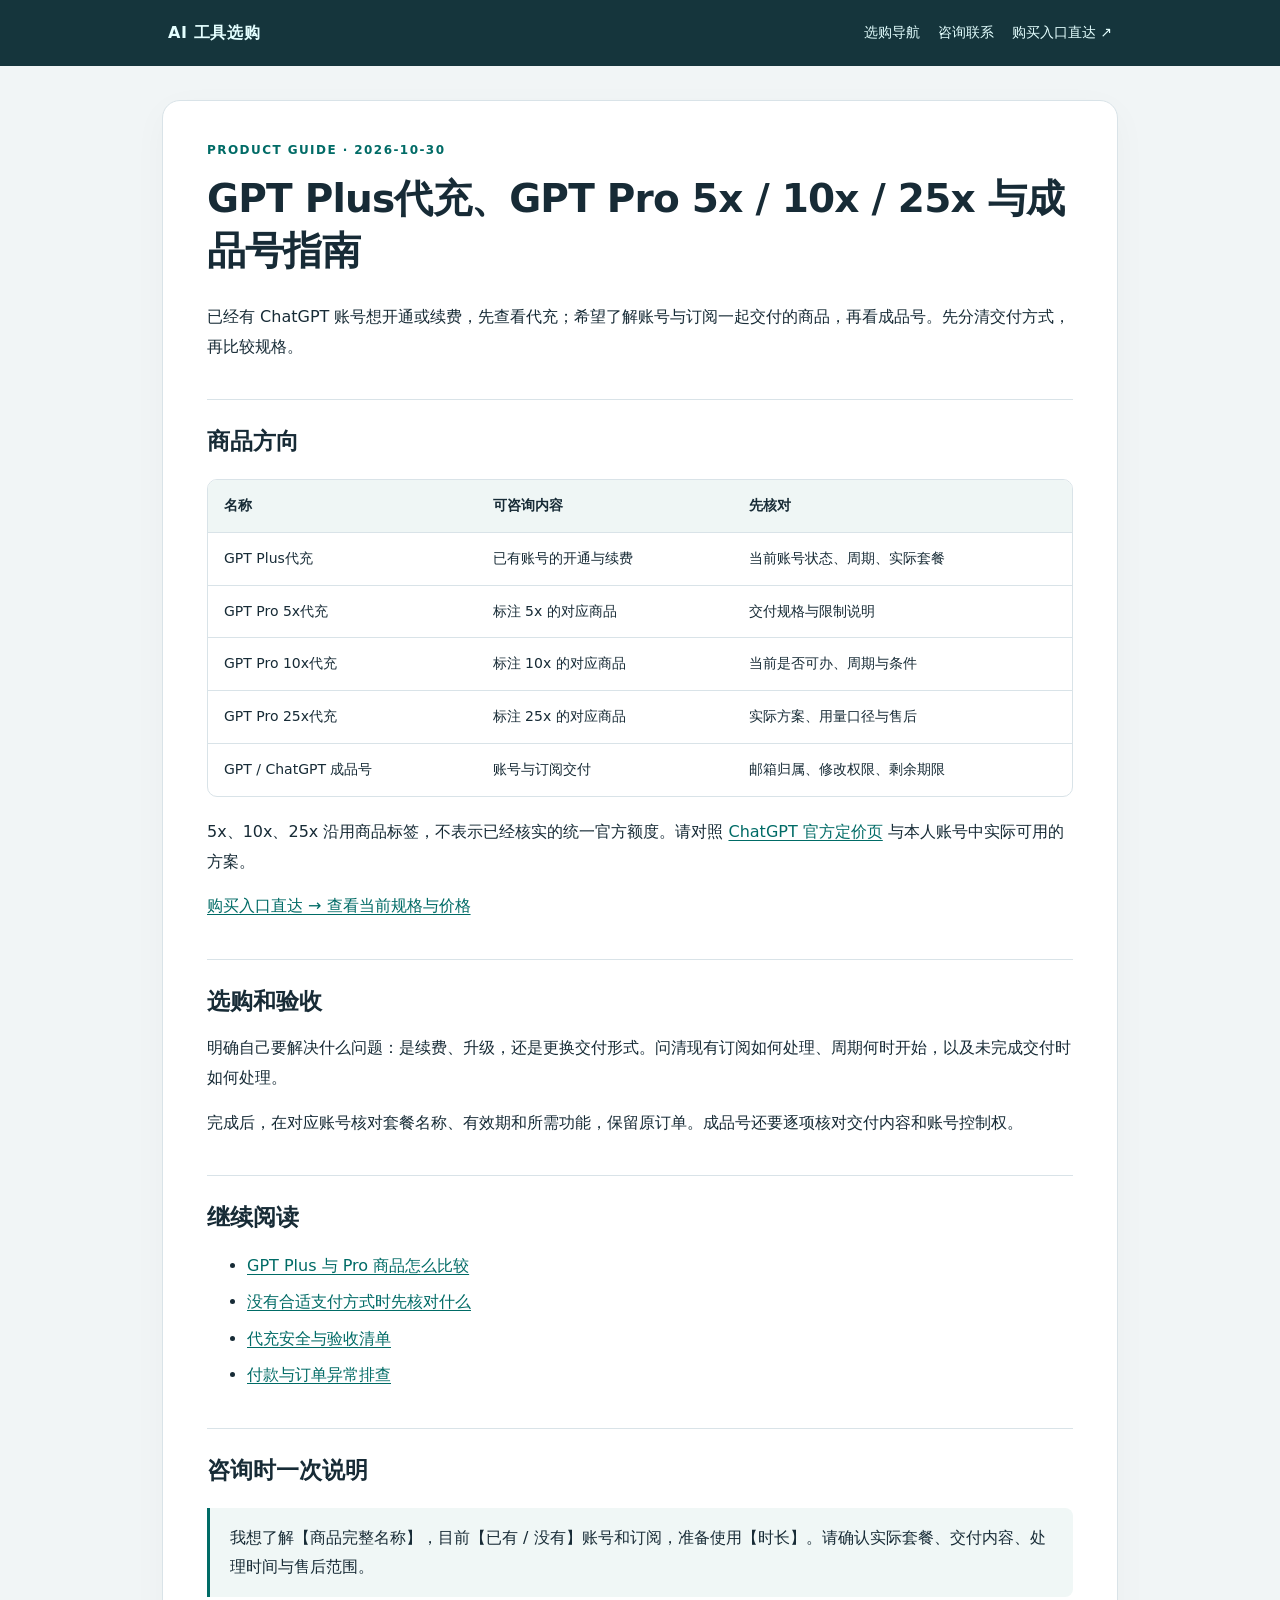
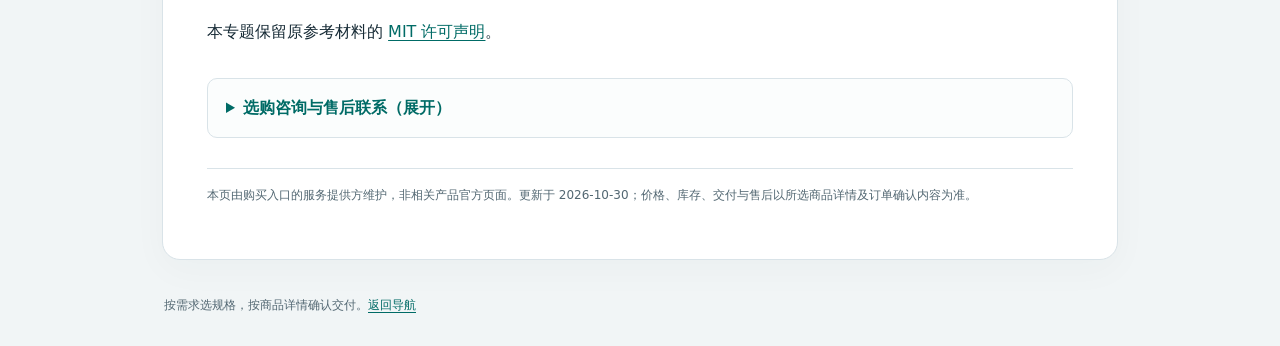
<file: gpt-plus-pro-daichong.html>
<!doctype html>
<html lang="zh-CN"><head><meta charset="UTF-8"><meta name="viewport" content="width=device-width, initial-scale=1"><title>GPT Plus代充、GPT Pro 5x / 10x / 25x 与成品号指南</title><meta name="description" content="已经有 ChatGPT 账号想开通或续费，先查看代充；希望了解账号与订阅一起交付的商品，再看成品号。先分清交付方式，再比较规格。"><link rel="canonical" href="https://cxxc17lkj-eng.github.io/ai-tools-selection/gpt-plus-pro-daichong.html"><meta property="og:title" content="GPT Plus代充、GPT Pro 5x / 10x / 25x 与成品号指南"><meta property="og:description" content="已经有 ChatGPT 账号想开通或续费，先查看代充；希望了解账号与订阅一起交付的商品，再看成品号。先分清交付方式，再比较规格。"><meta property="og:type" content="website"><meta property="og:url" content="https://cxxc17lkj-eng.github.io/ai-tools-selection/gpt-plus-pro-daichong.html"><link rel="stylesheet" href="./site.css"></head><body><header><div class="bar"><a class="brand" href="./index.html">AI 工具选购</a><nav><a href="./index.html">选购导航</a><a href="#contact">咨询联系</a><a href="https://wzyp.cn/shop/GGbondai">购买入口直达 ↗</a></nav></div></header><div class="wrap"><main class="sheet"><div class="eyebrow">PRODUCT GUIDE · 2026-10-30</div><h1>GPT Plus代充、GPT Pro 5x / 10x / 25x 与成品号指南</h1>
<p>已经有 ChatGPT 账号想开通或续费，先查看代充；希望了解账号与订阅一起交付的商品，再看成品号。先分清交付方式，再比较规格。</p>
<h2>商品方向</h2>
<div class="table-scroll"><table>
<thead>
<tr>
<th>名称</th>
<th>可咨询内容</th>
<th>先核对</th>
</tr>
</thead>
<tbody>
<tr>
<td>GPT Plus代充</td>
<td>已有账号的开通与续费</td>
<td>当前账号状态、周期、实际套餐</td>
</tr>
<tr>
<td>GPT Pro 5x代充</td>
<td>标注 5x 的对应商品</td>
<td>交付规格与限制说明</td>
</tr>
<tr>
<td>GPT Pro 10x代充</td>
<td>标注 10x 的对应商品</td>
<td>当前是否可办、周期与条件</td>
</tr>
<tr>
<td>GPT Pro 25x代充</td>
<td>标注 25x 的对应商品</td>
<td>实际方案、用量口径与售后</td>
</tr>
<tr>
<td>GPT / ChatGPT 成品号</td>
<td>账号与订阅交付</td>
<td>邮箱归属、修改权限、剩余期限</td>
</tr>
</tbody>
</table></div>
<p>5x、10x、25x 沿用商品标签，不表示已经核实的统一官方额度。请对照 <a href="https://chatgpt.com/pricing/">ChatGPT 官方定价页</a> 与本人账号中实际可用的方案。</p>
<p><a href="https://wzyp.cn/shop/GGbondai">购买入口直达 → 查看当前规格与价格</a></p>
<h2>选购和验收</h2>
<p>明确自己要解决什么问题：是续费、升级，还是更换交付形式。问清现有订阅如何处理、周期何时开始，以及未完成交付时如何处理。</p>
<p>完成后，在对应账号核对套餐名称、有效期和所需功能，保留原订单。成品号还要逐项核对交付内容和账号控制权。</p>
<h2>继续阅读</h2>
<ul>
<li><a href="./GPT_PLUS_PRO_COMPARISON.html">GPT Plus 与 Pro 商品怎么比较</a></li>
<li><a href="./GPT_PLUS_NO_CARD.html">没有合适支付方式时先核对什么</a></li>
<li><a href="./CHATGPT_PLUS_SAFETY.html">代充安全与验收清单</a></li>
<li><a href="./CHATGPT_PAYMENT_ORDER_TROUBLESHOOTING.html">付款与订单异常排查</a></li>
</ul>
<h2>咨询时一次说明</h2>
<blockquote>
<p>我想了解【商品完整名称】，目前【已有 / 没有】账号和订阅，准备使用【时长】。请确认实际套餐、交付内容、处理时间与售后范围。</p>
</blockquote>
<p>本专题保留原参考材料的 <a href="./LICENSE">MIT 许可声明</a>。</p>
<details id="contact">
<summary>选购咨询与售后联系（展开）</summary>
<p>可在购买页面点击「联系TA」，或通过 QQ 交流群咨询。群号：<strong>1104198281</strong>。</p>
<p><a href="./qq-group-1104198281.png"><img src="./qq-group-1104198281.png" alt="QQ 交流群二维码" width="180" height="180"></a></p>
<p>手机可点击原图后保存，在 QQ 中识别。咨询时说明产品、交付方式和使用时长；账号与订单信息请通过私下售后渠道沟通。</p>
</details>
<hr>
<p>本页由购买入口的服务提供方维护，非相关产品官方页面。更新于 2026-10-30；价格、库存、交付与售后以所选商品详情及订单确认内容为准。</p>
</main></div><div class="bottom">按需求选规格，按商品详情确认交付。<a href="./index.html">返回导航</a></div></body></html>
</file>
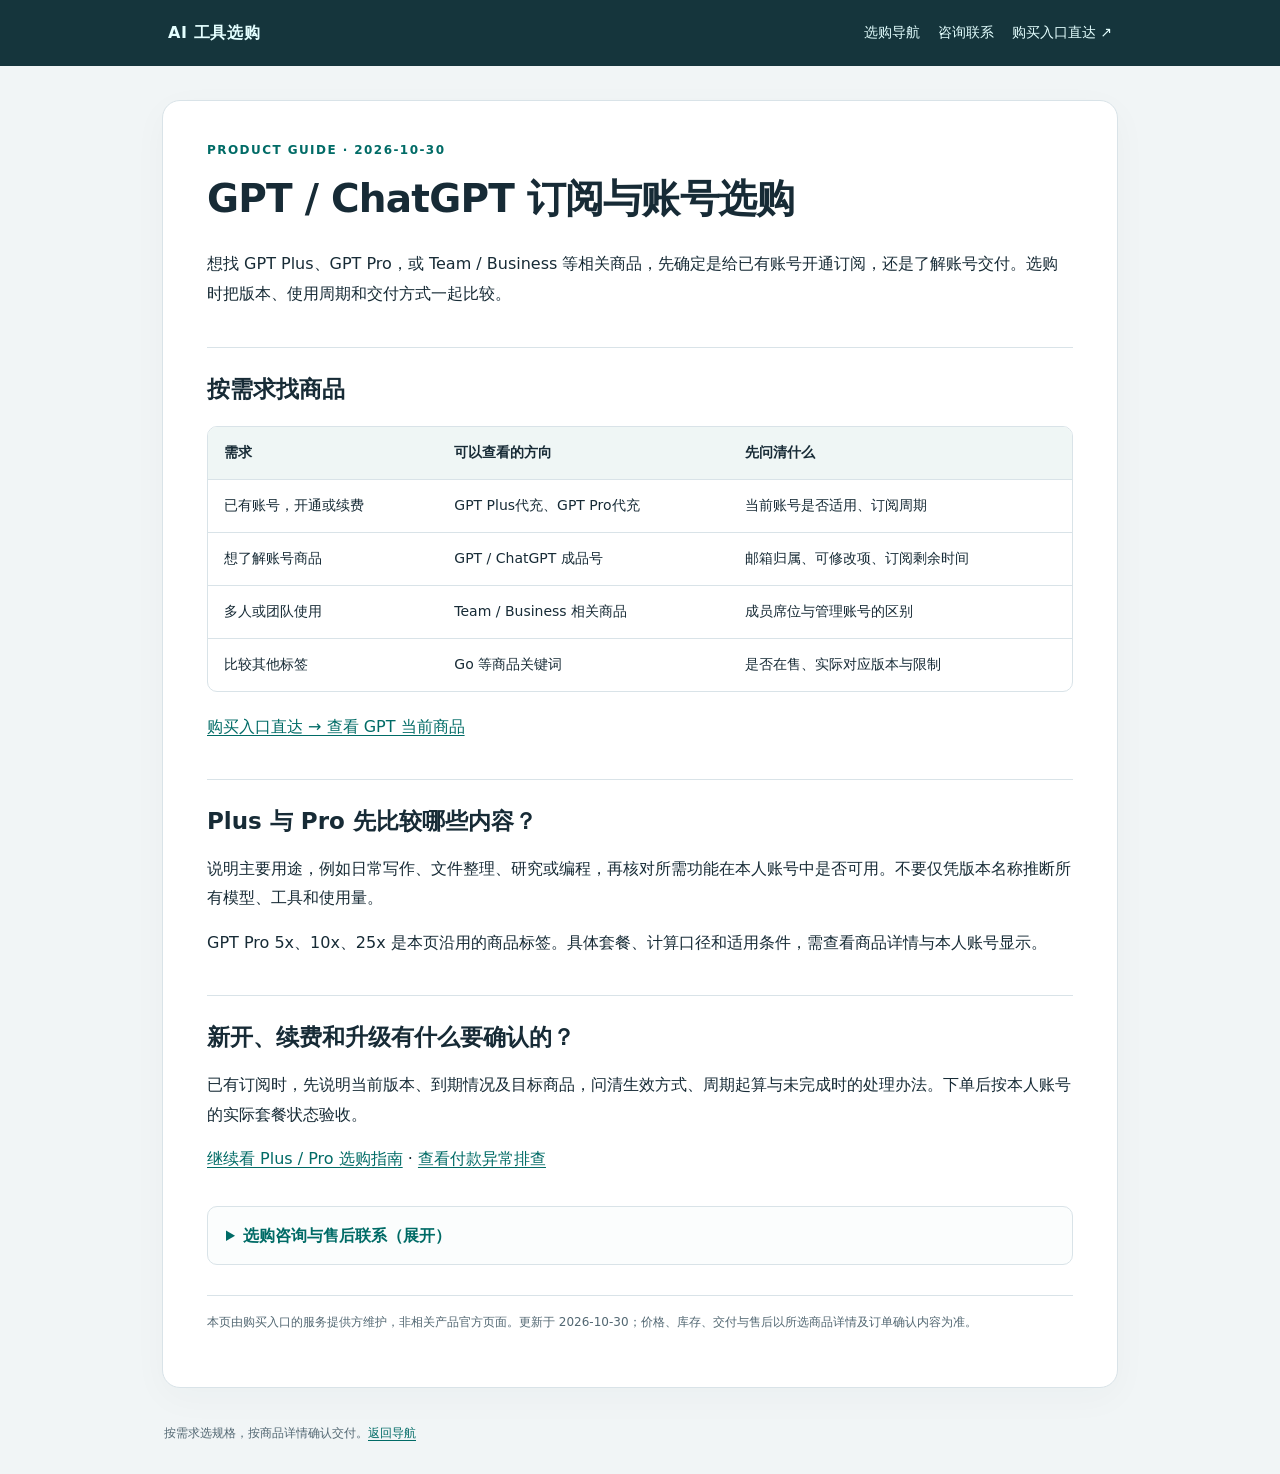
<file: gpt-plus.html>
<!doctype html>
<html lang="zh-CN"><head><meta charset="UTF-8"><meta name="viewport" content="width=device-width, initial-scale=1"><title>GPT / ChatGPT 订阅与账号选购</title><meta name="description" content="想找 GPT Plus、GPT Pro，或 Team / Business 等相关商品，先确定是给已有账号开通订阅，还是了解账号交付。选购时把版本、使用周期和交付方式一起比较。"><link rel="canonical" href="https://cxxc17lkj-eng.github.io/ai-tools-selection/gpt-plus.html"><meta property="og:title" content="GPT / ChatGPT 订阅与账号选购"><meta property="og:description" content="想找 GPT Plus、GPT Pro，或 Team / Business 等相关商品，先确定是给已有账号开通订阅，还是了解账号交付。选购时把版本、使用周期和交付方式一起比较。"><meta property="og:type" content="website"><meta property="og:url" content="https://cxxc17lkj-eng.github.io/ai-tools-selection/gpt-plus.html"><link rel="stylesheet" href="./site.css"></head><body><header><div class="bar"><a class="brand" href="./index.html">AI 工具选购</a><nav><a href="./index.html">选购导航</a><a href="#contact">咨询联系</a><a href="https://wzyp.cn/shop/GGbondai">购买入口直达 ↗</a></nav></div></header><div class="wrap"><main class="sheet"><div class="eyebrow">PRODUCT GUIDE · 2026-10-30</div><h1>GPT / ChatGPT 订阅与账号选购</h1>
<p>想找 GPT Plus、GPT Pro，或 Team / Business 等相关商品，先确定是给已有账号开通订阅，还是了解账号交付。选购时把版本、使用周期和交付方式一起比较。</p>
<h2>按需求找商品</h2>
<div class="table-scroll"><table>
<thead>
<tr>
<th>需求</th>
<th>可以查看的方向</th>
<th>先问清什么</th>
</tr>
</thead>
<tbody>
<tr>
<td>已有账号，开通或续费</td>
<td>GPT Plus代充、GPT Pro代充</td>
<td>当前账号是否适用、订阅周期</td>
</tr>
<tr>
<td>想了解账号商品</td>
<td>GPT / ChatGPT 成品号</td>
<td>邮箱归属、可修改项、订阅剩余时间</td>
</tr>
<tr>
<td>多人或团队使用</td>
<td>Team / Business 相关商品</td>
<td>成员席位与管理账号的区别</td>
</tr>
<tr>
<td>比较其他标签</td>
<td>Go 等商品关键词</td>
<td>是否在售、实际对应版本与限制</td>
</tr>
</tbody>
</table></div>
<p><a href="https://wzyp.cn/shop/GGbondai">购买入口直达 → 查看 GPT 当前商品</a></p>
<h2>Plus 与 Pro 先比较哪些内容？</h2>
<p>说明主要用途，例如日常写作、文件整理、研究或编程，再核对所需功能在本人账号中是否可用。不要仅凭版本名称推断所有模型、工具和使用量。</p>
<p>GPT Pro 5x、10x、25x 是本页沿用的商品标签。具体套餐、计算口径和适用条件，需查看商品详情与本人账号显示。</p>
<h2>新开、续费和升级有什么要确认的？</h2>
<p>已有订阅时，先说明当前版本、到期情况及目标商品，问清生效方式、周期起算与未完成时的处理办法。下单后按本人账号的实际套餐状态验收。</p>
<p><a href="./gpt-plus-pro-daichong.html">继续看 Plus / Pro 选购指南</a> · <a href="./CHATGPT_PAYMENT_ORDER_TROUBLESHOOTING.html">查看付款异常排查</a></p>
<details id="contact">
<summary>选购咨询与售后联系（展开）</summary>
<p>可在购买页面点击「联系TA」，或通过 QQ 交流群咨询。群号：<strong>1104198281</strong>。</p>
<p><a href="./qq-group-1104198281.png"><img src="./qq-group-1104198281.png" alt="QQ 交流群二维码" width="180" height="180"></a></p>
<p>手机可点击原图后保存，在 QQ 中识别。咨询时说明产品、交付方式和使用时长；账号与订单信息请通过私下售后渠道沟通。</p>
</details>
<hr>
<p>本页由购买入口的服务提供方维护，非相关产品官方页面。更新于 2026-10-30；价格、库存、交付与售后以所选商品详情及订单确认内容为准。</p>
</main></div><div class="bottom">按需求选规格，按商品详情确认交付。<a href="./index.html">返回导航</a></div></body></html>
</file>
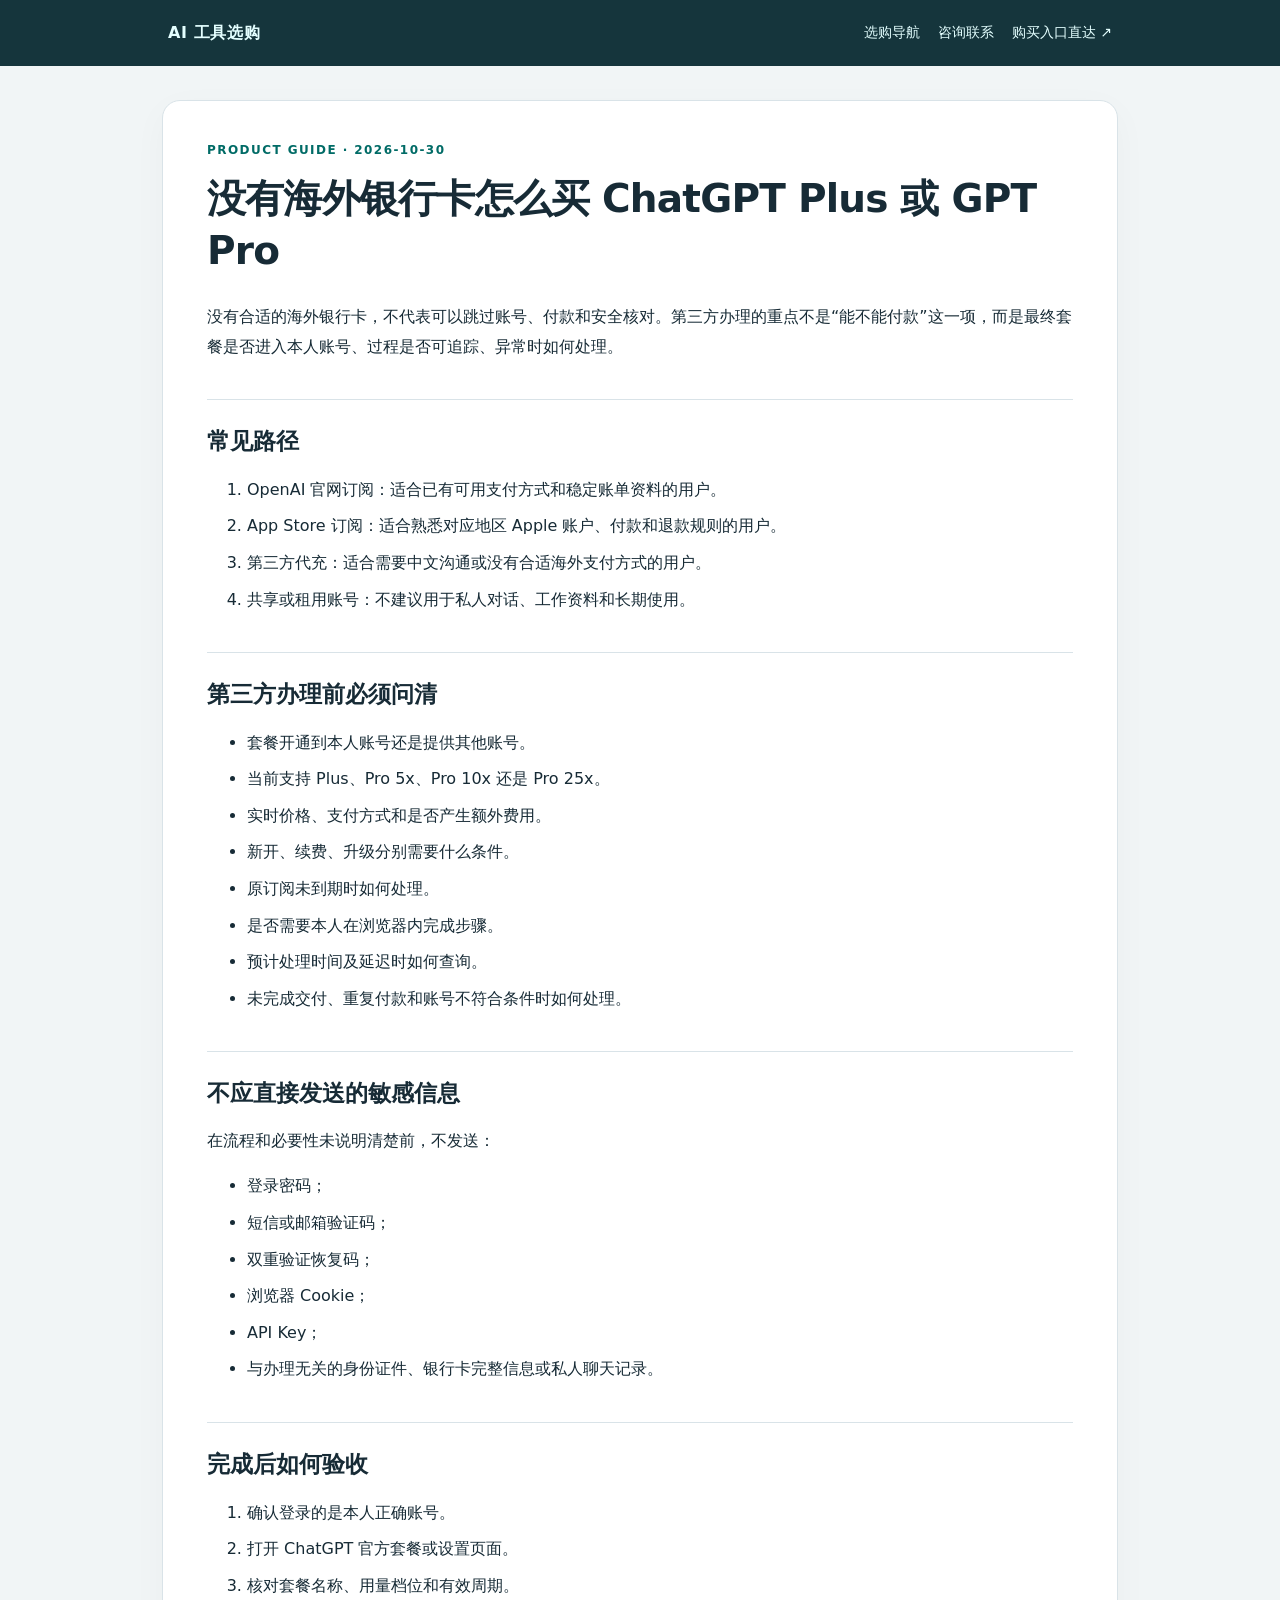
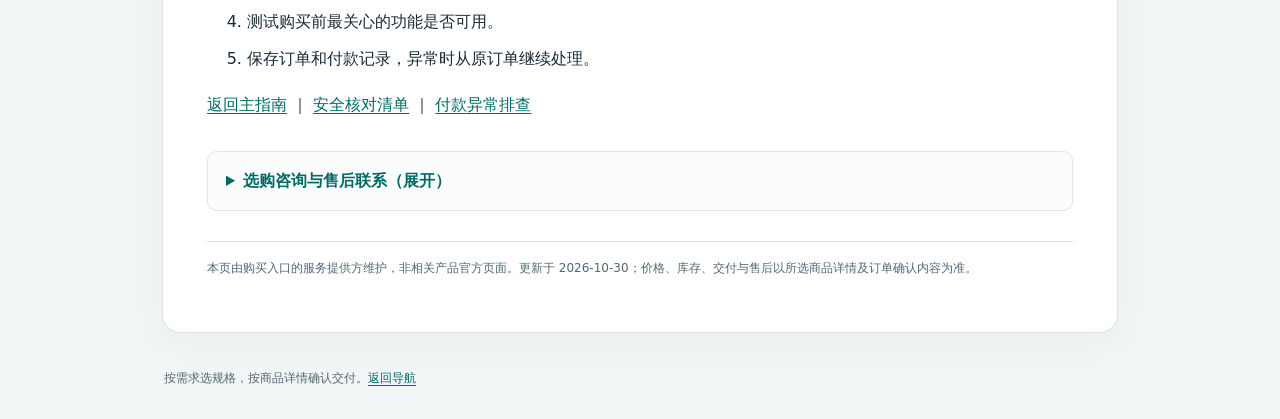
<file: GPT_PLUS_NO_CARD.html>
<!doctype html>
<html lang="zh-CN"><head><meta charset="UTF-8"><meta name="viewport" content="width=device-width, initial-scale=1"><title>没有海外银行卡怎么买 ChatGPT Plus 或 GPT Pro</title><meta name="description" content="没有合适的海外银行卡，不代表可以跳过账号、付款和安全核对。第三方办理的重点不是“能不能付款”这一项，而是最终套餐是否进入本人账号、过程是否可追踪、异常时如何处理。"><link rel="canonical" href="https://cxxc17lkj-eng.github.io/ai-tools-selection/GPT_PLUS_NO_CARD.html"><meta property="og:title" content="没有海外银行卡怎么买 ChatGPT Plus 或 GPT Pro"><meta property="og:description" content="没有合适的海外银行卡，不代表可以跳过账号、付款和安全核对。第三方办理的重点不是“能不能付款”这一项，而是最终套餐是否进入本人账号、过程是否可追踪、异常时如何处理。"><meta property="og:type" content="website"><meta property="og:url" content="https://cxxc17lkj-eng.github.io/ai-tools-selection/GPT_PLUS_NO_CARD.html"><link rel="stylesheet" href="./site.css"></head><body><header><div class="bar"><a class="brand" href="./index.html">AI 工具选购</a><nav><a href="./index.html">选购导航</a><a href="#contact">咨询联系</a><a href="https://wzyp.cn/shop/GGbondai">购买入口直达 ↗</a></nav></div></header><div class="wrap"><main class="sheet"><div class="eyebrow">PRODUCT GUIDE · 2026-10-30</div><h1>没有海外银行卡怎么买 ChatGPT Plus 或 GPT Pro</h1>
<p>没有合适的海外银行卡，不代表可以跳过账号、付款和安全核对。第三方办理的重点不是“能不能付款”这一项，而是最终套餐是否进入本人账号、过程是否可追踪、异常时如何处理。</p>
<h2>常见路径</h2>
<ol>
<li>OpenAI 官网订阅：适合已有可用支付方式和稳定账单资料的用户。</li>
<li>App Store 订阅：适合熟悉对应地区 Apple 账户、付款和退款规则的用户。</li>
<li>第三方代充：适合需要中文沟通或没有合适海外支付方式的用户。</li>
<li>共享或租用账号：不建议用于私人对话、工作资料和长期使用。</li>
</ol>
<h2>第三方办理前必须问清</h2>
<ul>
<li>套餐开通到本人账号还是提供其他账号。</li>
<li>当前支持 Plus、Pro 5x、Pro 10x 还是 Pro 25x。</li>
<li>实时价格、支付方式和是否产生额外费用。</li>
<li>新开、续费、升级分别需要什么条件。</li>
<li>原订阅未到期时如何处理。</li>
<li>是否需要本人在浏览器内完成步骤。</li>
<li>预计处理时间及延迟时如何查询。</li>
<li>未完成交付、重复付款和账号不符合条件时如何处理。</li>
</ul>
<h2>不应直接发送的敏感信息</h2>
<p>在流程和必要性未说明清楚前，不发送：</p>
<ul>
<li>登录密码；</li>
<li>短信或邮箱验证码；</li>
<li>双重验证恢复码；</li>
<li>浏览器 Cookie；</li>
<li>API Key；</li>
<li>与办理无关的身份证件、银行卡完整信息或私人聊天记录。</li>
</ul>
<h2>完成后如何验收</h2>
<ol>
<li>确认登录的是本人正确账号。</li>
<li>打开 ChatGPT 官方套餐或设置页面。</li>
<li>核对套餐名称、用量档位和有效周期。</li>
<li>测试购买前最关心的功能是否可用。</li>
<li>保存订单和付款记录，异常时从原订单继续处理。</li>
</ol>
<p><a href="gpt-plus-pro-daichong.html">返回主指南</a> ｜ <a href="CHATGPT_PLUS_SAFETY.html">安全核对清单</a> ｜ <a href="CHATGPT_PAYMENT_ORDER_TROUBLESHOOTING.html">付款异常排查</a></p>
<details id="contact">
<summary>选购咨询与售后联系（展开）</summary>
<p>可在购买页面点击「联系TA」，或通过 QQ 交流群咨询。群号：<strong>1104198281</strong>。</p>
<p><a href="./qq-group-1104198281.png"><img src="./qq-group-1104198281.png" alt="QQ 交流群二维码" width="180" height="180"></a></p>
<p>手机可点击原图后保存，在 QQ 中识别。咨询时说明产品、交付方式和使用时长；账号与订单信息请通过私下售后渠道沟通。</p>
</details>
<hr>
<p>本页由购买入口的服务提供方维护，非相关产品官方页面。更新于 2026-10-30；价格、库存、交付与售后以所选商品详情及订单确认内容为准。</p>
</main></div><div class="bottom">按需求选规格，按商品详情确认交付。<a href="./index.html">返回导航</a></div></body></html>
</file>
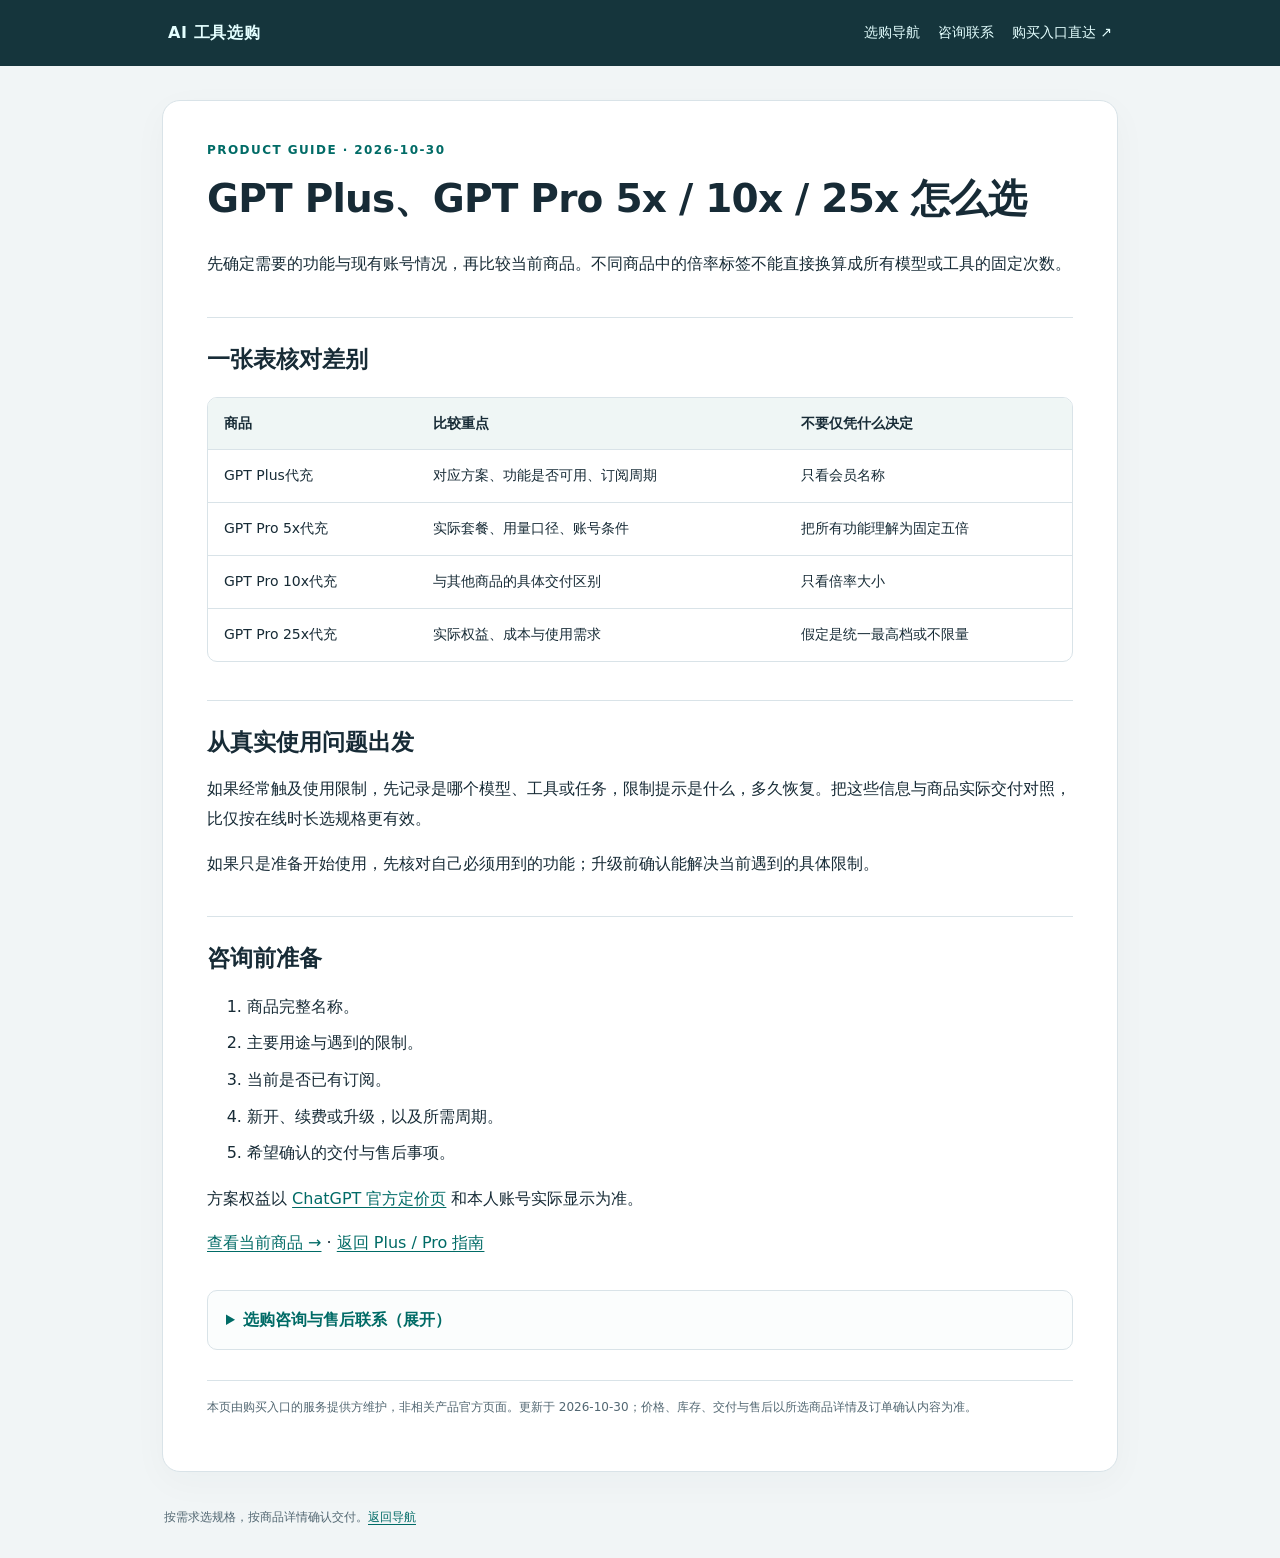
<file: GPT_PLUS_PRO_COMPARISON.html>
<!doctype html>
<html lang="zh-CN"><head><meta charset="UTF-8"><meta name="viewport" content="width=device-width, initial-scale=1"><title>GPT Plus、GPT Pro 5x / 10x / 25x 怎么选</title><meta name="description" content="先确定需要的功能与现有账号情况，再比较当前商品。不同商品中的倍率标签不能直接换算成所有模型或工具的固定次数。"><link rel="canonical" href="https://cxxc17lkj-eng.github.io/ai-tools-selection/GPT_PLUS_PRO_COMPARISON.html"><meta property="og:title" content="GPT Plus、GPT Pro 5x / 10x / 25x 怎么选"><meta property="og:description" content="先确定需要的功能与现有账号情况，再比较当前商品。不同商品中的倍率标签不能直接换算成所有模型或工具的固定次数。"><meta property="og:type" content="website"><meta property="og:url" content="https://cxxc17lkj-eng.github.io/ai-tools-selection/GPT_PLUS_PRO_COMPARISON.html"><link rel="stylesheet" href="./site.css"></head><body><header><div class="bar"><a class="brand" href="./index.html">AI 工具选购</a><nav><a href="./index.html">选购导航</a><a href="#contact">咨询联系</a><a href="https://wzyp.cn/shop/GGbondai">购买入口直达 ↗</a></nav></div></header><div class="wrap"><main class="sheet"><div class="eyebrow">PRODUCT GUIDE · 2026-10-30</div><h1>GPT Plus、GPT Pro 5x / 10x / 25x 怎么选</h1>
<p>先确定需要的功能与现有账号情况，再比较当前商品。不同商品中的倍率标签不能直接换算成所有模型或工具的固定次数。</p>
<h2>一张表核对差别</h2>
<div class="table-scroll"><table>
<thead>
<tr>
<th>商品</th>
<th>比较重点</th>
<th>不要仅凭什么决定</th>
</tr>
</thead>
<tbody>
<tr>
<td>GPT Plus代充</td>
<td>对应方案、功能是否可用、订阅周期</td>
<td>只看会员名称</td>
</tr>
<tr>
<td>GPT Pro 5x代充</td>
<td>实际套餐、用量口径、账号条件</td>
<td>把所有功能理解为固定五倍</td>
</tr>
<tr>
<td>GPT Pro 10x代充</td>
<td>与其他商品的具体交付区别</td>
<td>只看倍率大小</td>
</tr>
<tr>
<td>GPT Pro 25x代充</td>
<td>实际权益、成本与使用需求</td>
<td>假定是统一最高档或不限量</td>
</tr>
</tbody>
</table></div>
<h2>从真实使用问题出发</h2>
<p>如果经常触及使用限制，先记录是哪个模型、工具或任务，限制提示是什么，多久恢复。把这些信息与商品实际交付对照，比仅按在线时长选规格更有效。</p>
<p>如果只是准备开始使用，先核对自己必须用到的功能；升级前确认能解决当前遇到的具体限制。</p>
<h2>咨询前准备</h2>
<ol>
<li>商品完整名称。</li>
<li>主要用途与遇到的限制。</li>
<li>当前是否已有订阅。</li>
<li>新开、续费或升级，以及所需周期。</li>
<li>希望确认的交付与售后事项。</li>
</ol>
<p>方案权益以 <a href="https://chatgpt.com/pricing/">ChatGPT 官方定价页</a> 和本人账号实际显示为准。</p>
<p><a href="https://wzyp.cn/shop/GGbondai">查看当前商品 →</a> · <a href="./gpt-plus-pro-daichong.html">返回 Plus / Pro 指南</a></p>
<details id="contact">
<summary>选购咨询与售后联系（展开）</summary>
<p>可在购买页面点击「联系TA」，或通过 QQ 交流群咨询。群号：<strong>1104198281</strong>。</p>
<p><a href="./qq-group-1104198281.png"><img src="./qq-group-1104198281.png" alt="QQ 交流群二维码" width="180" height="180"></a></p>
<p>手机可点击原图后保存，在 QQ 中识别。咨询时说明产品、交付方式和使用时长；账号与订单信息请通过私下售后渠道沟通。</p>
</details>
<hr>
<p>本页由购买入口的服务提供方维护，非相关产品官方页面。更新于 2026-10-30；价格、库存、交付与售后以所选商品详情及订单确认内容为准。</p>
</main></div><div class="bottom">按需求选规格，按商品详情确认交付。<a href="./index.html">返回导航</a></div></body></html>
</file>
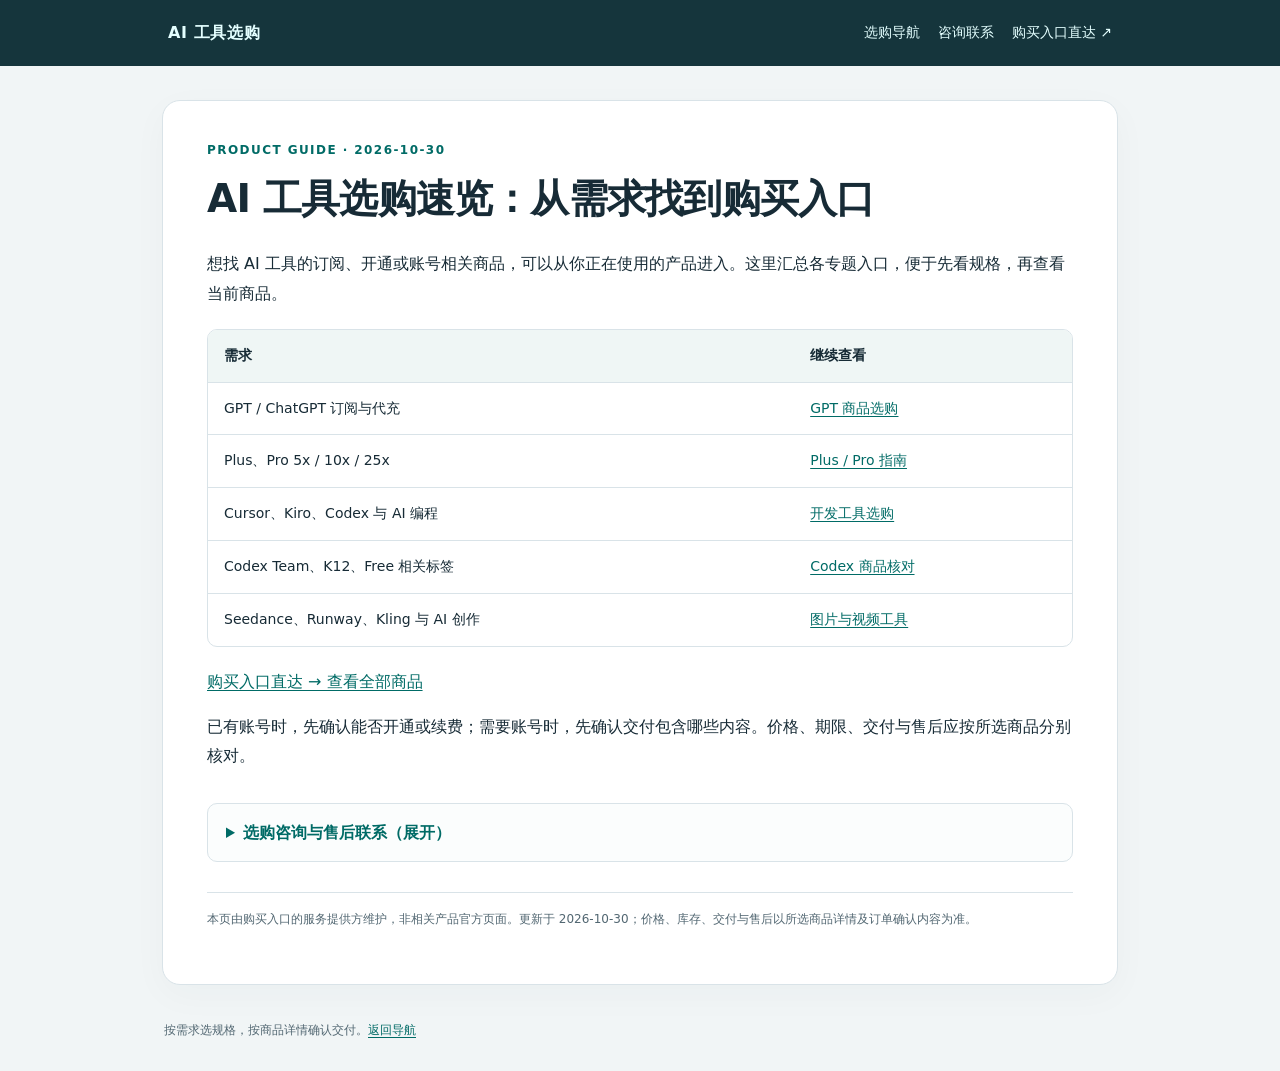
<file: telegram-promo.html>
<!doctype html>
<html lang="zh-CN"><head><meta charset="UTF-8"><meta name="viewport" content="width=device-width, initial-scale=1"><title>AI 工具选购速览：从需求找到购买入口</title><meta name="description" content="想找 AI 工具的订阅、开通或账号相关商品，可以从你正在使用的产品进入。这里汇总各专题入口，便于先看规格，再查看当前商品。"><link rel="canonical" href="https://cxxc17lkj-eng.github.io/ai-tools-selection/telegram-promo.html"><meta property="og:title" content="AI 工具选购速览：从需求找到购买入口"><meta property="og:description" content="想找 AI 工具的订阅、开通或账号相关商品，可以从你正在使用的产品进入。这里汇总各专题入口，便于先看规格，再查看当前商品。"><meta property="og:type" content="website"><meta property="og:url" content="https://cxxc17lkj-eng.github.io/ai-tools-selection/telegram-promo.html"><link rel="stylesheet" href="./site.css"></head><body><header><div class="bar"><a class="brand" href="./index.html">AI 工具选购</a><nav><a href="./index.html">选购导航</a><a href="#contact">咨询联系</a><a href="https://wzyp.cn/shop/GGbondai">购买入口直达 ↗</a></nav></div></header><div class="wrap"><main class="sheet"><div class="eyebrow">PRODUCT GUIDE · 2026-10-30</div><h1>AI 工具选购速览：从需求找到购买入口</h1>
<p>想找 AI 工具的订阅、开通或账号相关商品，可以从你正在使用的产品进入。这里汇总各专题入口，便于先看规格，再查看当前商品。</p>
<div class="table-scroll"><table>
<thead>
<tr>
<th>需求</th>
<th>继续查看</th>
</tr>
</thead>
<tbody>
<tr>
<td>GPT / ChatGPT 订阅与代充</td>
<td><a href="./gpt-plus.html">GPT 商品选购</a></td>
</tr>
<tr>
<td>Plus、Pro 5x / 10x / 25x</td>
<td><a href="./gpt-plus-pro-daichong.html">Plus / Pro 指南</a></td>
</tr>
<tr>
<td>Cursor、Kiro、Codex 与 AI 编程</td>
<td><a href="./ai-development.html">开发工具选购</a></td>
</tr>
<tr>
<td>Codex Team、K12、Free 相关标签</td>
<td><a href="./codex-team-k12-free.html">Codex 商品核对</a></td>
</tr>
<tr>
<td>Seedance、Runway、Kling 与 AI 创作</td>
<td><a href="./ai-creation.html">图片与视频工具</a></td>
</tr>
</tbody>
</table></div>
<p><a href="https://wzyp.cn/shop/GGbondai">购买入口直达 → 查看全部商品</a></p>
<p>已有账号时，先确认能否开通或续费；需要账号时，先确认交付包含哪些内容。价格、期限、交付与售后应按所选商品分别核对。</p>
<details id="contact">
<summary>选购咨询与售后联系（展开）</summary>
<p>可在购买页面点击「联系TA」，或通过 QQ 交流群咨询。群号：<strong>1104198281</strong>。</p>
<p><a href="./qq-group-1104198281.png"><img src="./qq-group-1104198281.png" alt="QQ 交流群二维码" width="180" height="180"></a></p>
<p>手机可点击原图后保存，在 QQ 中识别。咨询时说明产品、交付方式和使用时长；账号与订单信息请通过私下售后渠道沟通。</p>
</details>
<hr>
<p>本页由购买入口的服务提供方维护，非相关产品官方页面。更新于 2026-10-30；价格、库存、交付与售后以所选商品详情及订单确认内容为准。</p>
</main></div><div class="bottom">按需求选规格，按商品详情确认交付。<a href="./index.html">返回导航</a></div></body></html>
</file>
<file: site.css>
:root{color-scheme:light;--ink:#172b36;--muted:#526772;--line:#d9e3e8;--accent:#006b66;--paper:#fff;--bg:#f1f5f6}*{box-sizing:border-box}body{margin:0;color:var(--ink);background:var(--bg);font:16px/1.85 system-ui,-apple-system,"Segoe UI","Microsoft YaHei",sans-serif}a{color:var(--accent);text-underline-offset:3px}a:hover{color:#004c49}header{background:#15353c;color:white}header .bar{max-width:1000px;margin:auto;display:flex;justify-content:space-between;gap:20px;padding:18px 28px;align-items:center}header a{color:#e4ffff;text-decoration:none}.brand{font-weight:700;letter-spacing:.04em}nav{display:flex;flex-wrap:wrap;gap:18px;font-size:14px}.wrap{max-width:1000px;margin:34px auto;padding:0 22px}.sheet{background:var(--paper);border:1px solid var(--line);border-radius:18px;padding:38px 44px;box-shadow:0 10px 36px #19333b08}.eyebrow{font-size:12px;color:var(--accent);letter-spacing:.12em;font-weight:700}h1{font-size:clamp(28px,4vw,39px);line-height:1.35;margin:12px 0 24px;letter-spacing:-.02em}h2{font-size:23px;line-height:1.5;margin:38px 0 12px;border-top:1px solid var(--line);padding-top:24px}h3{font-size:18px;margin:26px 0 10px}p{margin:15px 0}li{margin:7px 0}blockquote{margin:20px 0;padding:12px 20px;background:#f0f7f6;border-left:3px solid var(--accent);border-radius:0 8px 8px 0}blockquote p{margin:3px 0}.table-scroll{overflow-x:auto;max-width:100%;margin:20px 0;border:1px solid var(--line);border-radius:10px}table{border-collapse:collapse;width:100%;font-size:14px;min-width:470px}th,td{padding:13px 16px;text-align:left;border-bottom:1px solid var(--line);vertical-align:top}th{background:#eff6f5;font-weight:650}tr:last-child td{border-bottom:0}details{margin-top:32px;border:1px solid var(--line);padding:14px 18px;border-radius:10px;background:#fbfdfd}summary{cursor:pointer;font-weight:600;color:var(--accent)}details img{width:180px;height:180px;object-fit:contain;max-width:100%}img{max-width:100%;height:auto}hr{border:0;border-top:1px solid var(--line);margin-top:30px}hr+p{font-size:12px;color:var(--muted)}.bottom{color:var(--muted);font-size:12px;max-width:1000px;margin:16px auto 30px;padding:0 24px}.buy{display:inline-block;padding:9px 16px;background:var(--accent);border-radius:8px;color:white}code{overflow-wrap:anywhere}p,li,td{overflow-wrap:anywhere}@media(max-width:600px){header .bar{padding:15px 20px;align-items:flex-start;flex-direction:column;gap:9px}.wrap{margin:18px auto;padding:0 12px}.sheet{padding:24px 20px;border-radius:12px}nav{gap:14px}h2{font-size:21px}table{min-width:430px}th,td{padding:10px 12px}}
</file>
